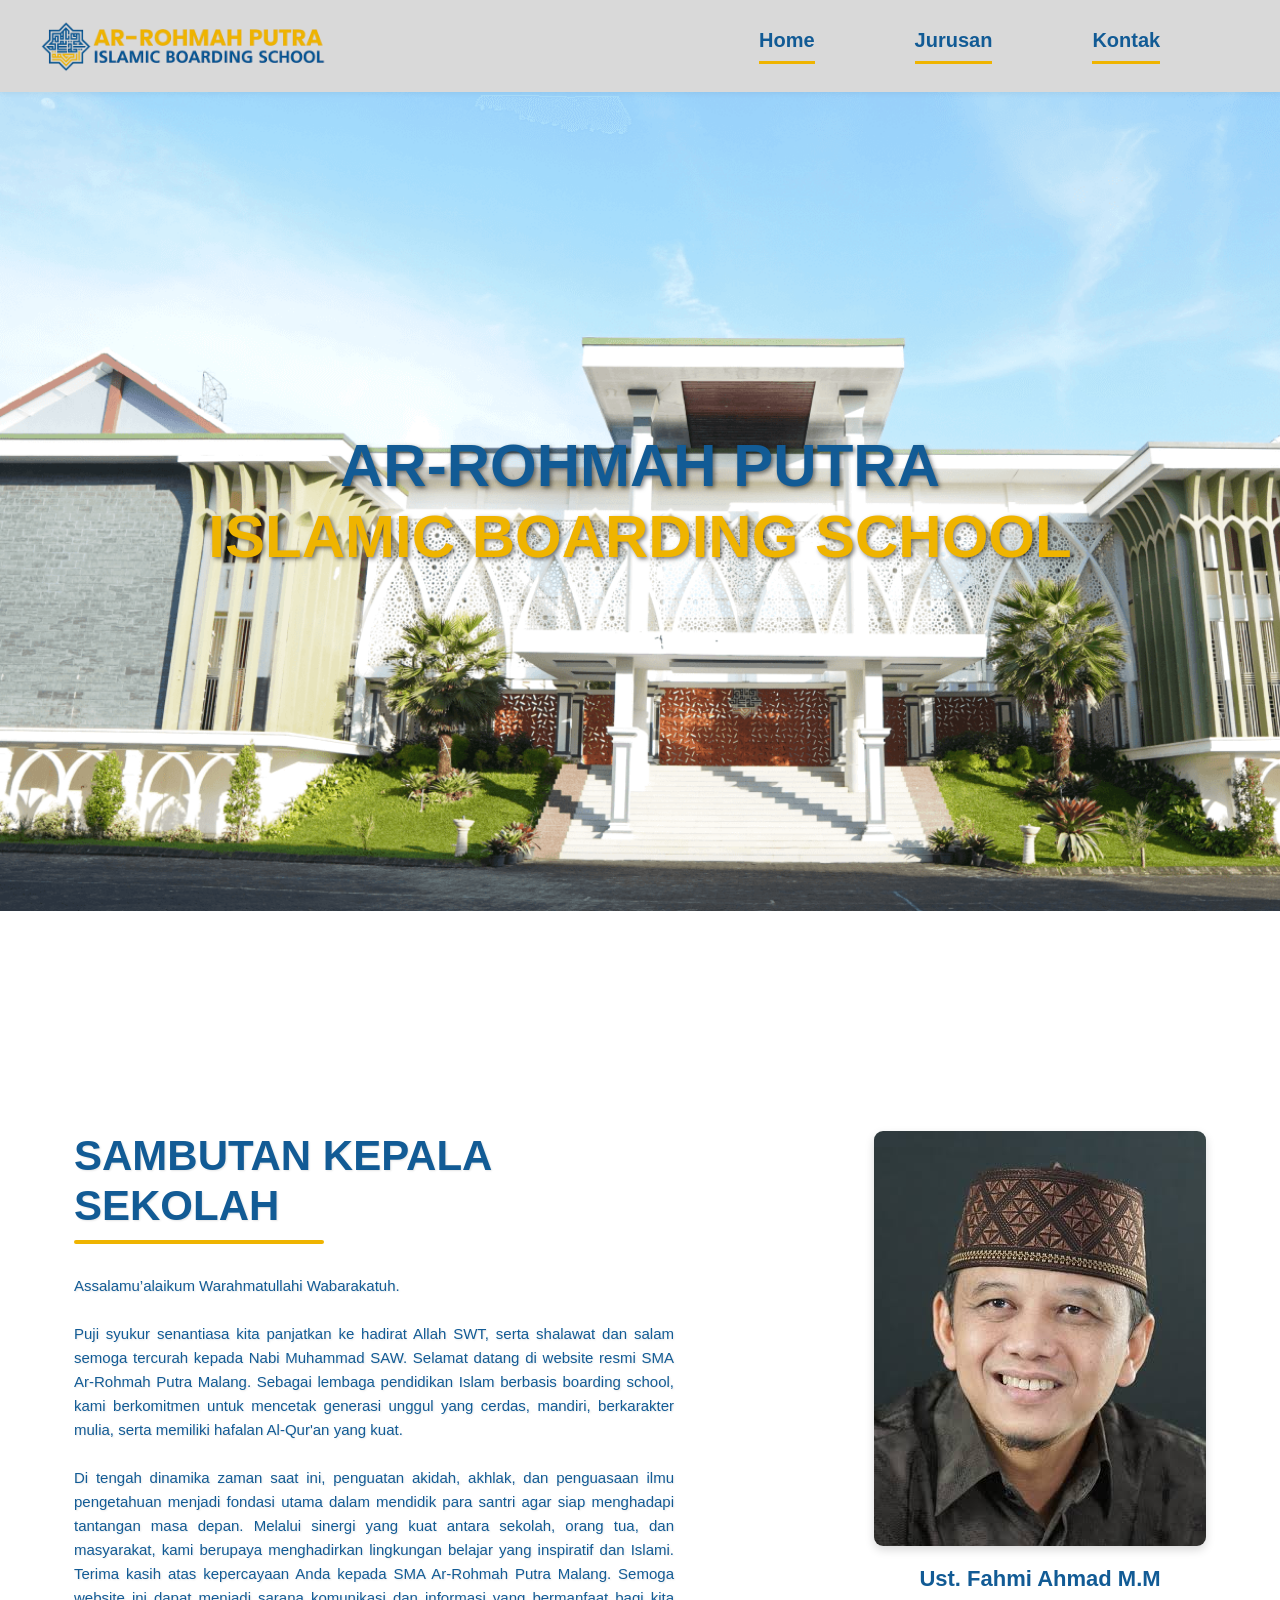
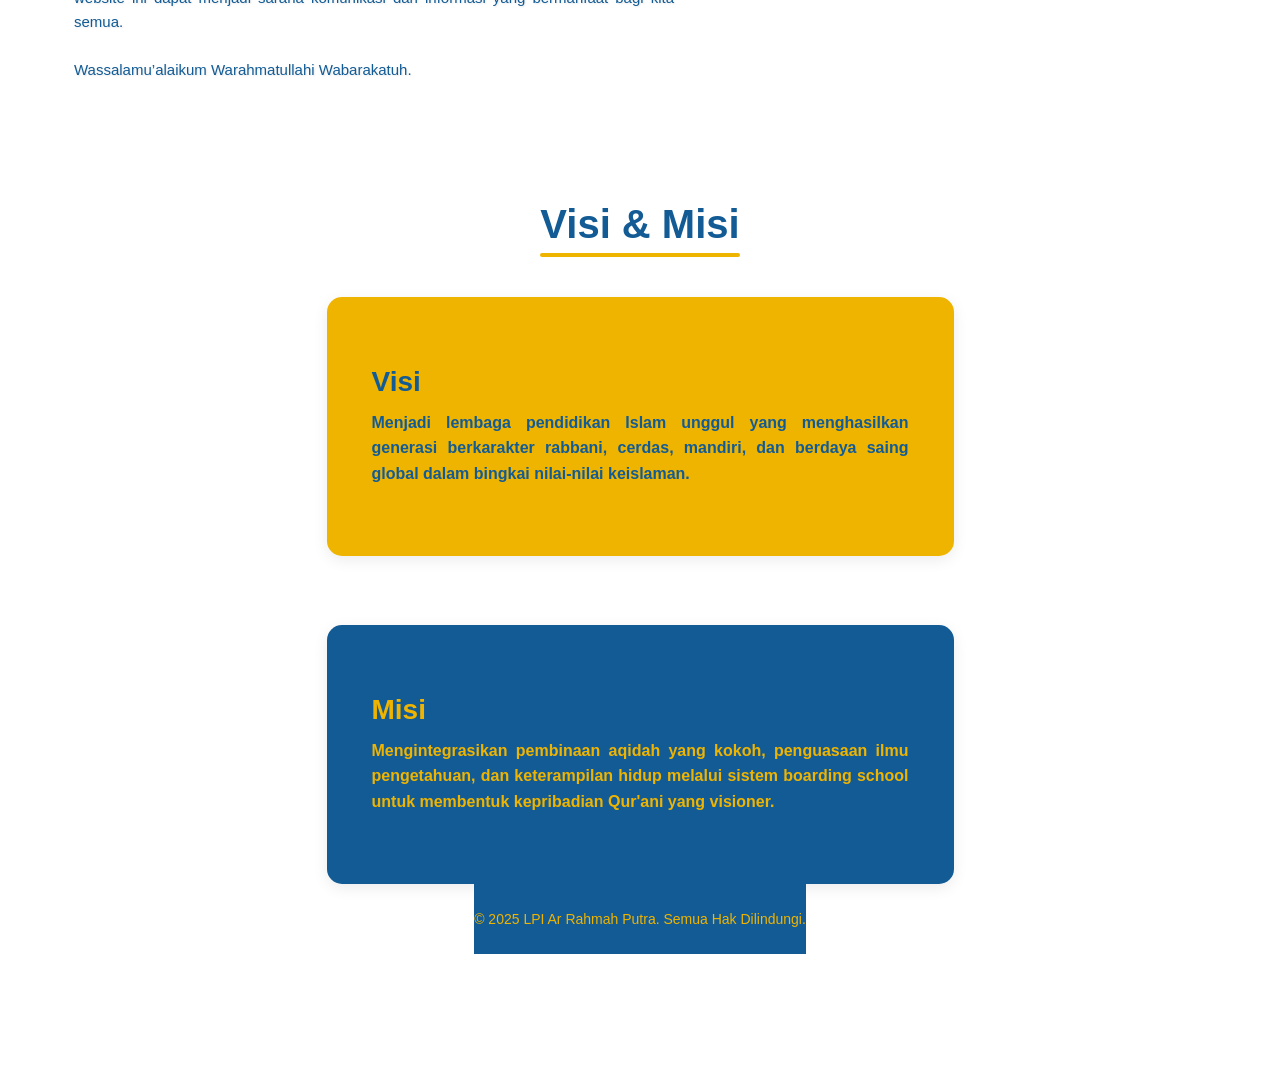
<file: minggu 2/index.html>
<!DOCTYPE html>
<html lang="en">
<head>

    <link rel="stylesheet" href="ya.css">  
    
    <meta charset="UTF-8">
    <meta name="viewport" content="width=device-width, initial-scale=1.0">
    <title>Document</title>
</head>
<body>
    <nav class="navbar">
        <div class="logo">
            <img src="asset/Logo-Ar-Rohmah-Putra-Landscape-PNG.png" alt="Deskripsi foto">
        </div>
        

        <list class="list">
            <a href="index.html">Home</a>
            <a href="jurusan.html">Jurusan</a>
            <a href="kontak.html">Kontak</a>
        </list>
        
    </nav>

    
    <hero class="heri">

        <hero-text>
            <h1 class="biru">AR-ROHMAH PUTRA</h1>
            <h1 class="kuning">ISLAMIC BOARDING SCHOOL</h1>
        </hero-text>
        
    </hero>

    
    <section class="container-flex">
    
        <div class="sambit">
            <h1 class="judul-sambutan">SAMBUTAN KEPALA SEKOLAH</h1>
            <p>
                Assalamu’alaikum Warahmatullahi Wabarakatuh.
                <br><br>
                Puji syukur senantiasa kita panjatkan ke hadirat Allah SWT, serta shalawat dan salam semoga tercurah kepada Nabi Muhammad SAW.
                Selamat datang di website resmi SMA Ar-Rohmah Putra Malang. Sebagai lembaga pendidikan Islam berbasis boarding school, kami berkomitmen untuk mencetak generasi unggul yang cerdas, mandiri, berkarakter mulia, serta memiliki hafalan Al-Qur'an yang kuat.
                <br><br>
                Di tengah dinamika zaman saat ini, penguatan akidah, akhlak, dan penguasaan ilmu pengetahuan menjadi fondasi utama dalam mendidik para santri agar siap menghadapi tantangan masa depan. Melalui sinergi yang kuat antara sekolah, orang tua, dan masyarakat, kami berupaya menghadirkan lingkungan belajar yang inspiratif dan Islami.
                Terima kasih atas kepercayaan Anda kepada SMA Ar-Rohmah Putra Malang. Semoga website ini dapat menjadi sarana komunikasi dan informasi yang bermanfaat bagi kita semua.
                <br><br>
                Wassalamu’alaikum Warahmatullahi Wabarakatuh.
            </p>
        </div>
        
        
        <div class="wrap-foto">
            <img src="asset/kepala sekolah.jpg" alt="Kepala Sekolah" class="gambar-kanan">
            <h2 class="nama-kepsek">Ust. Fahmi Ahmad M.M</h2> 
        </div>
    </section>

   
    <section class="visi-misi-section">
        <div class="vm-header">
            <h2>Visi & Misi</h2>
        </div>

        <ul class="vm-list">
           
            <li class="vm-item visi">
                <h3>Visi</h3>
                <p>
                    Menjadi lembaga pendidikan Islam unggul yang menghasilkan generasi berkarakter rabbani, cerdas, mandiri, dan berdaya saing global dalam bingkai nilai-nilai keislaman.
                </p>
            </li>

            
            <li class="vm-item misi">
                <h3>Misi</h3>
                <p>
                    Mengintegrasikan pembinaan aqidah yang kokoh, penguasaan ilmu pengetahuan, dan keterampilan hidup melalui sistem boarding school untuk membentuk kepribadian Qur'ani yang visioner.
                </p>
            </li>
        </ul>

    
    <footer>
        <span>&copy; 2025 LPI Ar Rahmah Putra. Semua Hak Dilindungi.</span>
    </footer>

</body>
</html>
</file>
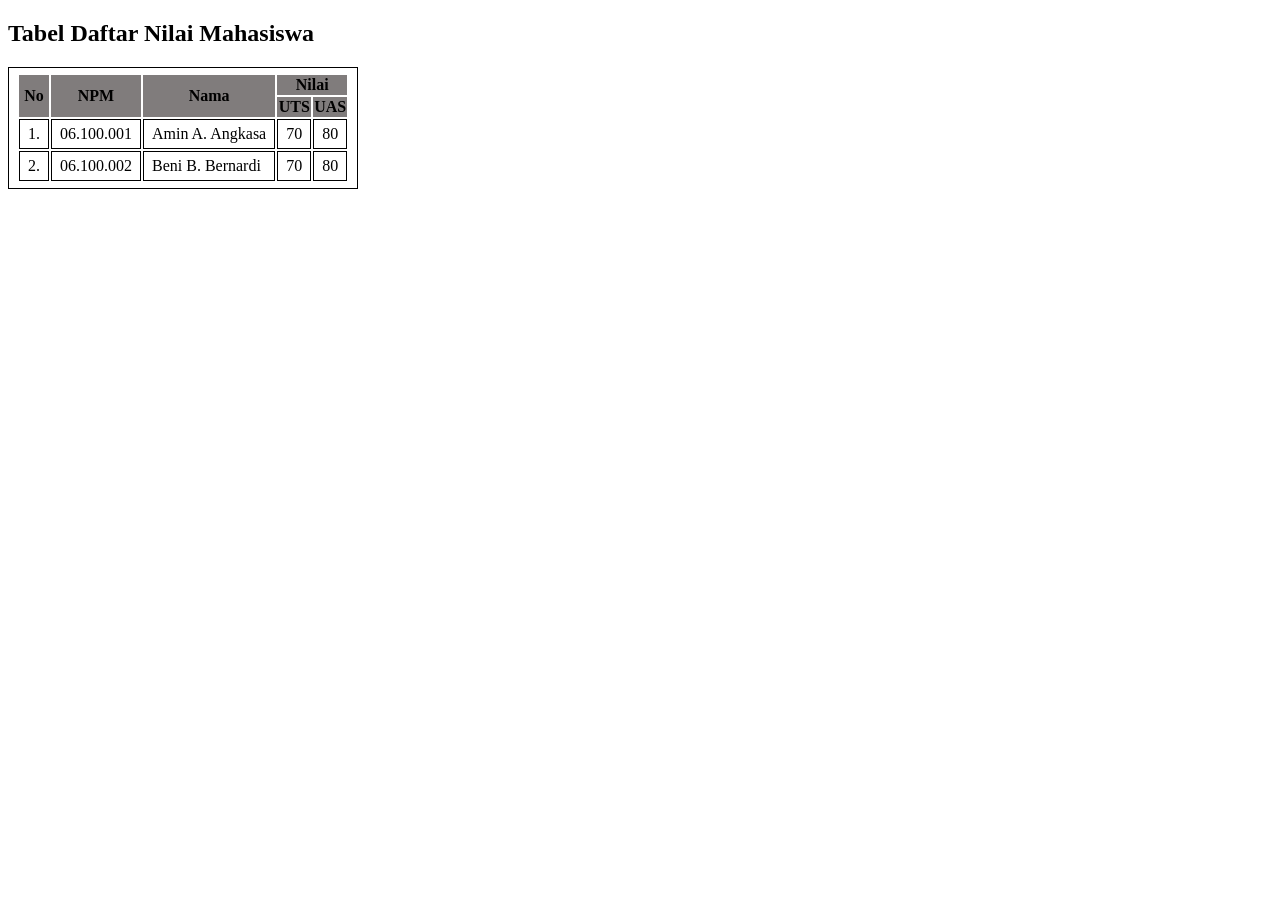
<file: minggu 5/index.html>
<!DOCTYPE html>
<html lang="en">
<head>
    <meta charset="UTF-8">
    <meta name="viewport" content="width=device-width, initial-scale=1.0">
    <title>Document</title>

    <style>        
        table, td {
            border: 1px solid black;
            /* border-collapse: collapse; */
            padding: 5px 8px;
        }

        th{
            background: #807c7c;
        }
    </style>
</head>
<body>
    <h2>Tabel Daftar Nilai Mahasiswa</h2>
    <table>
        <tr>
            <th rowspan="2">No</th>
            <th rowspan="2">NPM</th>
            <th rowspan="2">Nama</th>
            <th colspan="2">Nilai</th>
        </tr>

        <tr>
            <th>UTS</th>
            <th>UAS</th>
        </tr>

        <tr>
            <td>1.</td>
            <td>06.100.001</td>
            <td>Amin A. Angkasa</td>
            <td>70</td>
            <td>80</td>
        </tr>

        <tr>
            <td>2.</td>
            <td>06.100.002</td>
            <td>Beni B. Bernardi</td>
            <td>70</td>
            <td>80</td>
        </tr>

    </table>
</body>
</html>
</file>
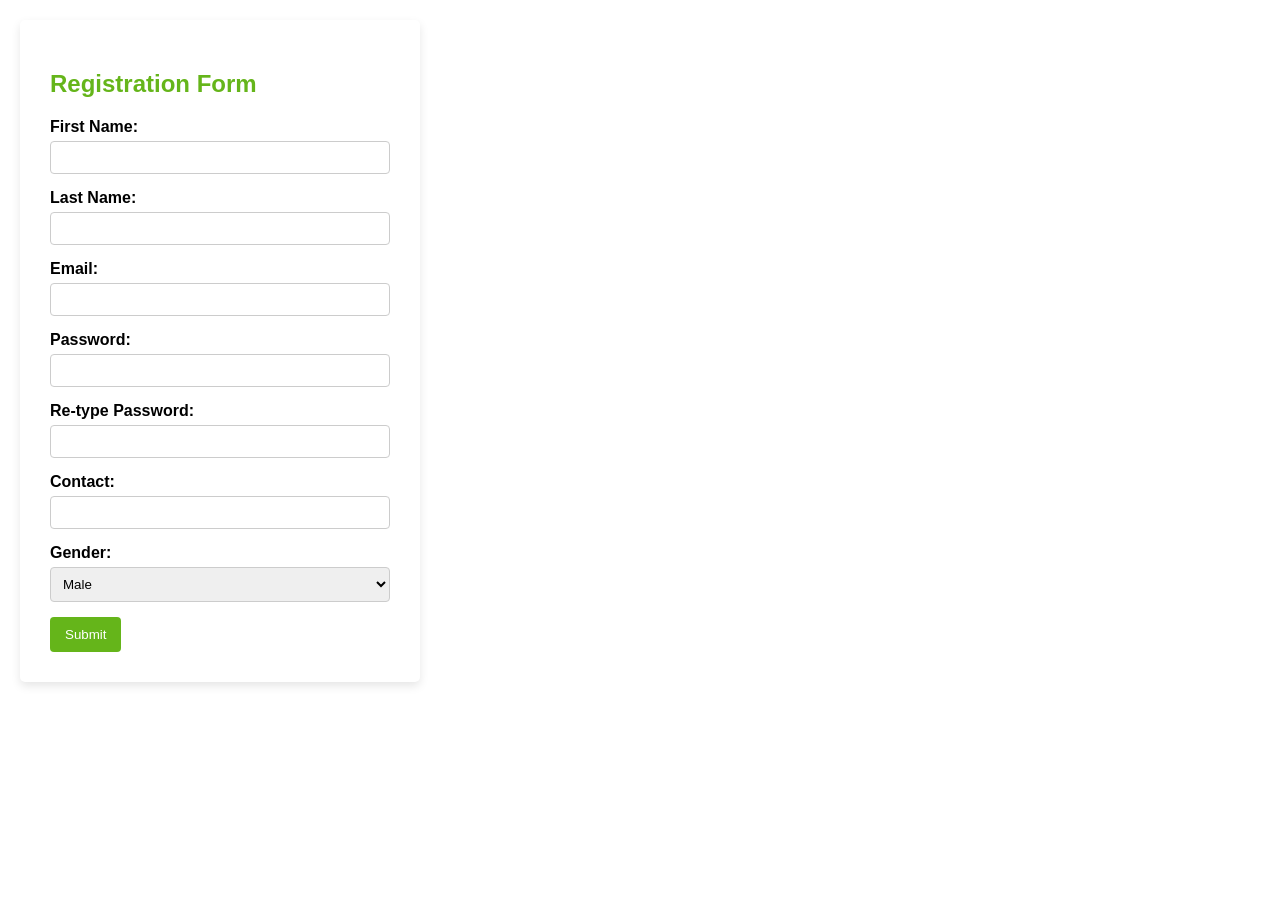
<file: minggu 6/index.html>
<!DOCTYPE html>
<html lang="en">
<head>
    <meta charset="UTF-8">
    <meta name="viewport" content="width=device-width, initial-scale=1.0">
    <title>Document</title>

    <style>
        body {
            font-family: Arial, sans-serif;
            margin: 20px;
        }

        .form-group {
            margin-bottom: 15px;
        }

        button {
            padding: 10px 15px;
            background-color: #65b51a;
            color: white;
            border: none;
            border-radius: 4px;
            cursor: pointer;
        }

        label {
            display: block;
            margin-bottom: 5px;
            font-weight: bold;
        }

        input, textarea, select {
            width: 100%;
            max-width: 350px;
            padding: 8px;
            box-sizing: border-box;
            border: 1px solid #ccc;
            border-radius: 4px;
        }

        form {
            background-color: #ffffff;
            padding: 30px;
            border-radius: 5px;
            box-shadow: 0 4px 10px rgba(0, 0, 0, 0.1);
            width: 100%;
            max-width: 400px;
            box-sizing: border-box;
        }
    </style>
</head>
<body>
    
    <form action="#">
    
        <h2 style="color: #65b51a;">Registration Form</h2>

        <div class="form-group">
            <label for="First">First Name:</label>
            <input type="text" name="First" id="First">
        </div>

        <div class="form-group">
            <label for="Last">Last Name:</label>
            <input type="text" name="Last" id="Last">
        </div>

        <div class="form-group">
            <label for="Email">Email:</label>
            <input type="text" name="Email" id="Email">
        </div>

        <div class="form-group">
            <label for="Password">Password:</label>
            <input type="text" name="Password" id="Password">
        </div>

        <div class="form-group">
            <label for="Re-type">Re-type Password:</label>
            <input type="text" name="Re-type" id="Re-type">
        </div>

        <div class="form-group">
            <label for="Contact">Contact:</label>
            <input type="text" name="Contact" id="Contact">
        </div>

        <div class="form-group">
            <label for="Gender">Gender:</label>
            <select id="Gender" name="Gender" required>
                <option value="Laki-laki">Male</option>
                <option value="Perempuan">Female</option>
            </select>
        </div>

        <button type="submit">Submit</button>

    </form>
</body>
</html>
</file>
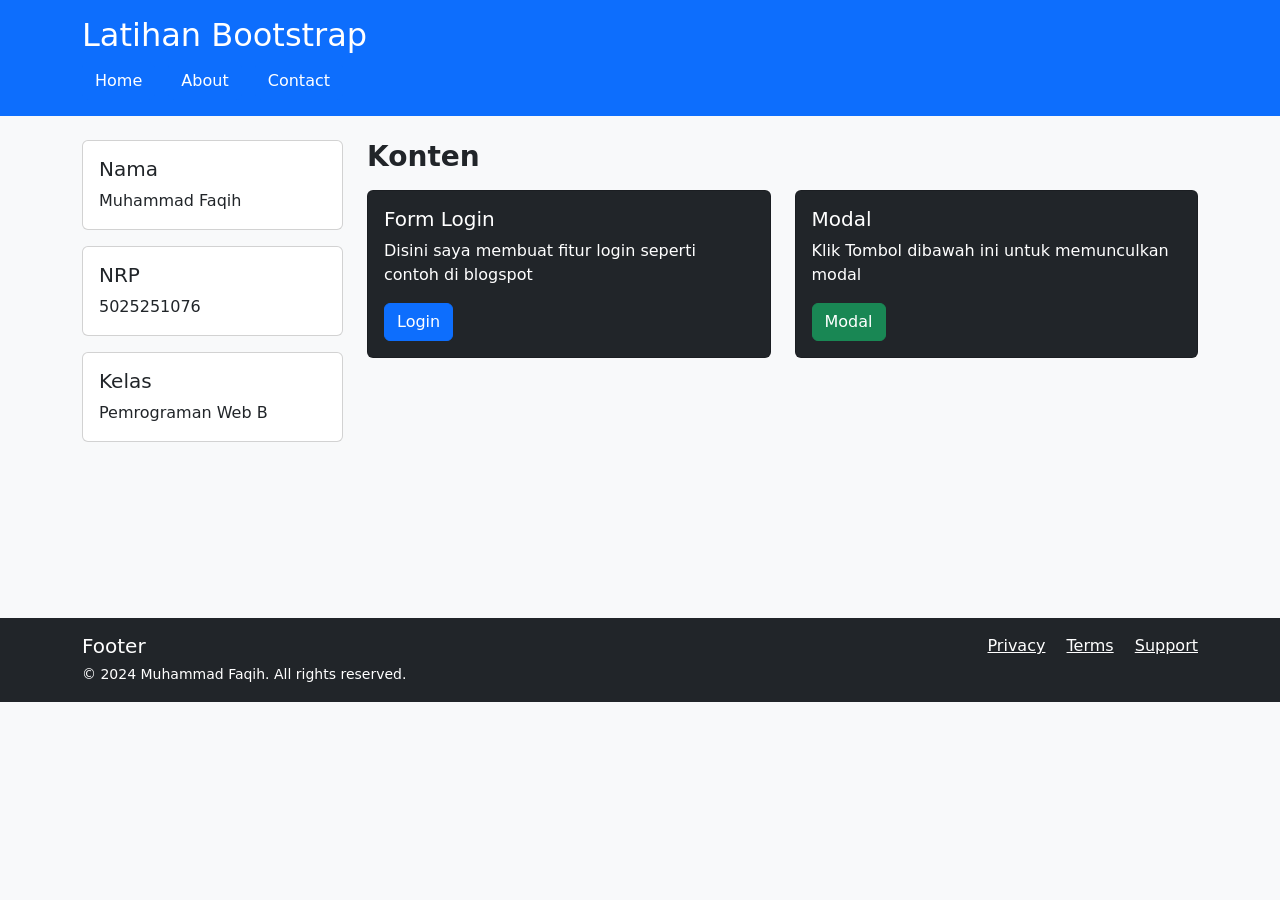
<file: minggu 7/index.html>
<!DOCTYPE html>
<html lang="en">

<head>
    <meta charset="UTF-8">
    <meta name="viewport" content="width=device-width, initial-scale=1">
    <title>Bootstrap Layout</title>
    <!-- Bootstrap CSS -->
    <link href="https://cdn.jsdelivr.net/npm/bootstrap@5.3.3/dist/css/bootstrap.min.css" rel="stylesheet">
</head>

<body class="bg-light">

    <!-- Header -->
    <header class="bg-primary text-white p-3">
        <div class="container">
            <h2 class="mb-0">Latihan Bootstrap</h2>
            <nav class="mt-2">
                <a href="#" class="btn btn-primary me-2">Home</a>
                <a href="#" class="btn btn-primary me-2">About</a>
                <a href="#" class="btn btn-primary">Contact</a>
            </nav>
        </div>
    </header>

    <!-- Main Content -->
    <div class="container my-4">
        <div class="row">
            <!-- Sidebar -->
            <aside class="col-md-3 mb-3">
                <div class="card mb-3">
                    <div class="card-body">
                        <h5 class="card-title">Nama</h5>
                        <p class="card-text">Muhammad Faqih</p>
                    </div>
                </div>
                <div class="card mb-3">
                    <div class="card-body">
                        <h5 class="card-title">NRP</h5>
                        <p class="card-text">5025251076</p>
                    </div>
                </div>
                <div class="card mb-3">
                    <div class="card-body">
                        <h5 class="card-title">Kelas</h5>
                        <p class="card-text">Pemrograman Web B</p>
                    </div>
                </div>
            </aside>

            <!-- Konten -->
            <main class="col-md-9">
                <h3 class="fw-bold mb-3">Konten</h3>
                <div class="row">
                    <div class="col-md-6 mb-3">
                        <div class="card bg-dark text-white h-100">
                            <div class="card-body">
                                <h5 class="card-title">Form Login</h5>
                                <p class="card-text">Disini saya membuat fitur login seperti contoh di blogspot</p>
                                <a href="login.html" class="btn btn-primary">Login</a>
                            </div>
                        </div>
                    </div>
                    <div class="col-md-6 mb-3">
                        <div class="card bg-dark text-white h-100">
                            <div class="card-body">
                                <h5 class="card-title">Modal</h5>
                                <p class="card-text">Klik Tombol dibawah ini untuk memunculkan modal</p>
                                <button type="button" class="btn btn-success" data-bs-toggle="modal"
                                    data-bs-target="#exampleModal">
                                    Modal
                                </button>
                            </div>
                        </div>
                    </div>
                </div>
                
            </main>
        </div>
    </div>



    <br>
    <br>
    <br>
    <br>
    <br>
    <!-- Footer -->
    <footer class="bg-dark text-white py-3">
        <div class="container d-flex justify-content-between">
            <div>
                <h5 class="mb-1">Footer</h5>
                <small>© 2024 Muhammad Faqih. All rights reserved.</small>
            </div>
            <div>
                <a href="#" class="text-white me-3">Privacy</a>
                <a href="#" class="text-white me-3">Terms</a>
                <a href="#" class="text-white">Support</a>
            </div>
        </div>
    </footer>


    <div class="modal fade" id="exampleModal" tabindex="-1" aria-labelledby="exampleModalLabel" aria-hidden="true">
        <div class="modal-dialog">
            <div class="modal-content">
                <div class="modal-header">
                    <h1 class="modal-title fs-5" id="exampleModalLabel">Modal</h1>
                    <button type="button" class="btn-close" data-bs-dismiss="modal" aria-label="Close"></button>
                </div>
                <div class="modal-body">
                    Ini Namanya Modal
                </div>
                <div class="modal-footer">
                    <button type="button" class="btn btn-secondary" data-bs-dismiss="modal">Close</button>
                    <button type="button" class="btn btn-primary">Wow</button>
                </div>
            </div>
        </div>
    </div>






    <!-- Bootstrap JS -->
    <script src="https://cdn.jsdelivr.net/npm/bootstrap@5.3.3/dist/js/bootstrap.bundle.min.js"></script>
</body>

</html>
</file>
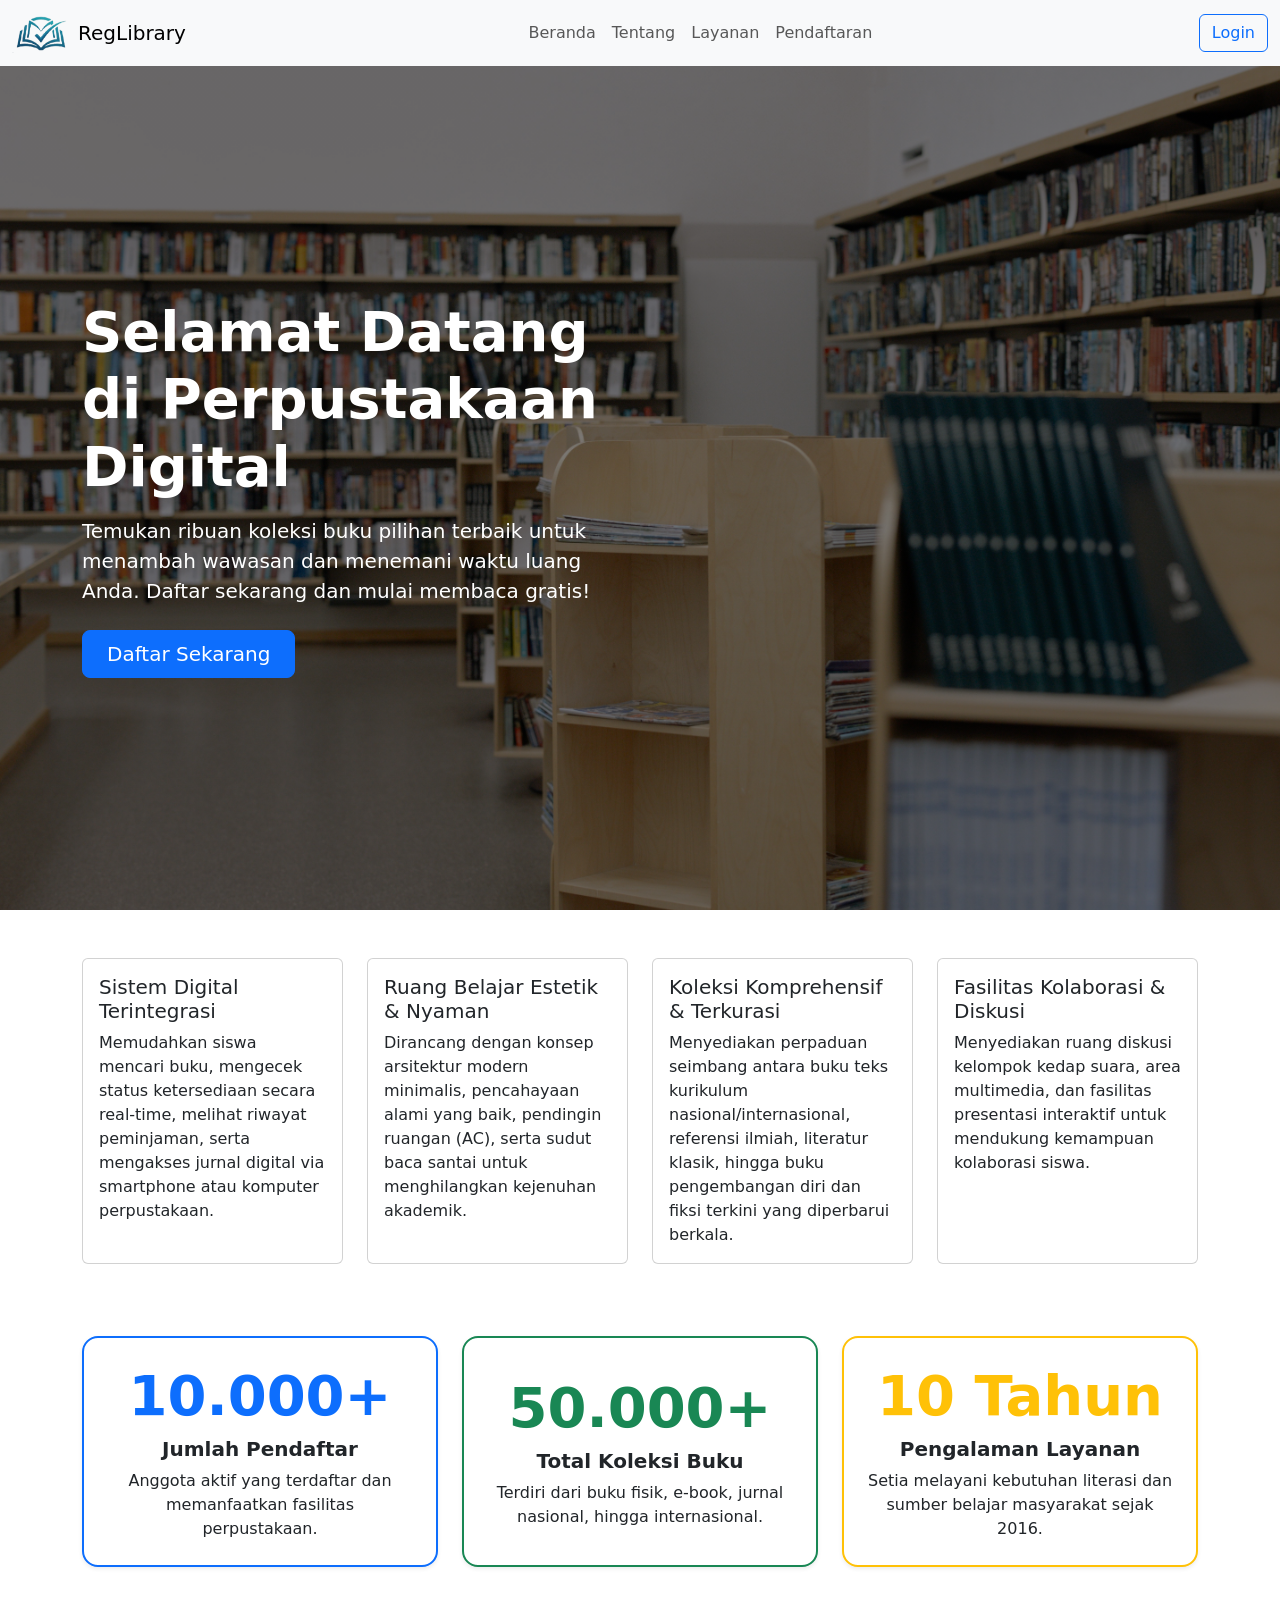
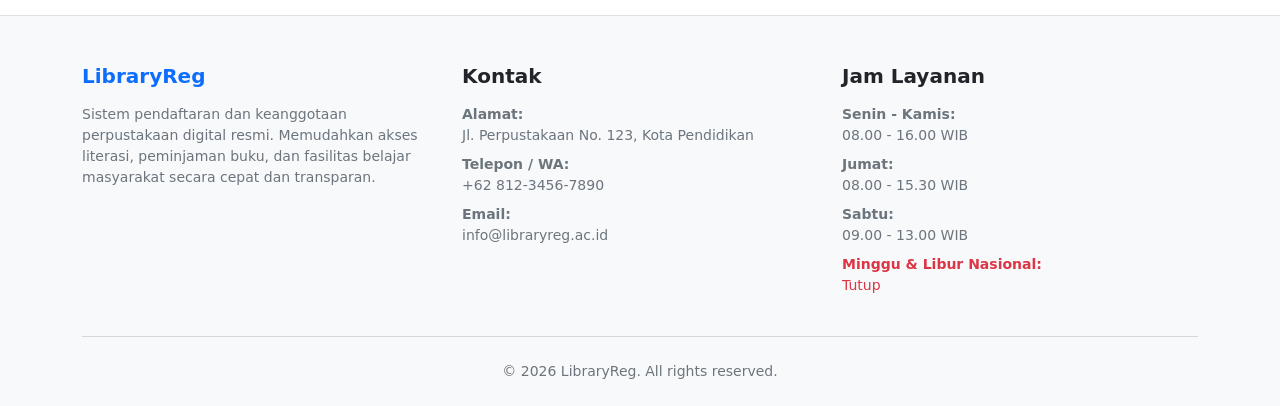
<file: UTS/index.html>
<!DOCTYPE html>
<html lang="en">
<head>
    <meta charset="UTF-8">
    <meta name="viewport" content="width=device-width, initial-scale=1.0">
    <link href="https://cdn.jsdelivr.net/npm/bootstrap@5.2.3/dist/css/bootstrap.min.css" rel="stylesheet" integrity="sha384-rbsA2VBKQhggwzxH7pPCaAqO46MgnOM80zW1RWuH61DGLwZJEdK2Kadq2F9CUG65" crossorigin="anonymous">
    <link rel="stylesheet" href="style.css">
    <title>Perpustakaan</title>
</head>
<body>
    <nav class="navbar navbar-expand-lg navbar-light bg-light">
    <!-- Pembungkus container agar layout flexbox aktif -->
    <div class="container-fluid">
        
        <!-- LOGO & BRAND -->
        <a class="navbar-brand d-flex align-items-center gap-2" href="#">
            <img src="asset/9e172786-15e5-4756-89f0-01babed62a3c.png" width="58" height="40" alt="Logo RegLibrary">
            <span>RegLibrary</span>
        </a>

        <!-- TOMBOL TOGGLER (Untuk Layar HP) -->
        <button class="navbar-toggler" type="button" data-bs-toggle="collapse" data-bs-target="#navbarSupportedContent" aria-controls="navbarSupportedContent" aria-expanded="false" aria-label="Toggle navigation">
            <span class="navbar-toggler-icon"></span>
        </button>

        <!-- MENU NAVBAR -->
        <div class="collapse navbar-collapse" id="navbarSupportedContent">
            <!-- me-auto mendorong form login ke paling kanan -->
            <ul class="navbar-nav mx-auto mb-2 mb-lg-0">
                <li class="nav-item">
                    <a class="nav-link" href="#">Beranda</a>
                </li>
                <li class="nav-item">
                    <a class="nav-link" href="#">Tentang</a>
                </li>        
                <li class="nav-item">
                    <a class="nav-link" href="#">Layanan</a>
                </li>
                <li class="nav-item">
                    <a class="nav-link" href="pendaftaran.html">Pendaftaran</a>
                </li>
            </ul>

            

            <!-- FORM LOGIN -->
            <button class="btn btn-outline-primary" type="button" data-bs-toggle="modal" data-bs-target="#modalLogin">Login</button>
            
        </div>

    </div>
</nav>


    <section class="hero-section text-white">
        <div class="container">
            <div class="row align-items-center">
                <div class="col-lg-6 text-lg-start text-center">
                    <h1 class="display-4 fw-bold mb-3">Selamat Datang di Perpustakaan Digital</h1>
                    <p class="lead mb-4">Temukan ribuan koleksi buku pilihan terbaik untuk menambah wawasan dan menemani waktu luang Anda. Daftar sekarang dan mulai membaca gratis!</p>
                    <a href="pendaftaran.html" class="btn btn-primary btn-lg px-4 py-2">Daftar Sekarang</a>
                </div>
            </div>
        </div>
    </section>


    <div class="container mt-5"> <!-- Container agar posisinya di tengah dan rapi -->
    <div class="row"> <!-- Row untuk membuat baris -->
        
        <!-- Card 1 (Mengambil 3 grid dari 12) -->
        <div class="col-lg-3 col-md-6 mb-4">
            <div class="card h-100"> <!-- h-100 agar tinggi semua card rata -->
                <div class="card-body">
                    <h5 class="card-title">Sistem Digital Terintegrasi</h5>
                    
                    <p class="card-text">Memudahkan siswa mencari buku, mengecek status ketersediaan secara real-time, melihat riwayat peminjaman, serta mengakses jurnal digital via smartphone atau komputer perpustakaan.</p>
                    
                    
                </div>
            </div>
        </div>

        <!-- Card 2 -->
        <div class="col-lg-3 col-md-6 mb-4">
            <div class="card h-100">
                <div class="card-body">
                    <h5 class="card-title">Ruang Belajar Estetik & Nyaman</h5>
                    
                    <p class="card-text">Dirancang dengan konsep arsitektur modern minimalis, pencahayaan alami yang baik, pendingin ruangan (AC), serta sudut baca santai untuk menghilangkan kejenuhan akademik.</p>
                    
                    
                </div>
            </div>
        </div>

        <!-- Card 3 -->
        <div class="col-lg-3 col-md-6 mb-4">
            <div class="card h-100">
                <div class="card-body">
                    <h5 class="card-title">Koleksi Komprehensif & Terkurasi</h5>
                    
                    <p class="card-text">Menyediakan perpaduan seimbang antara buku teks kurikulum nasional/internasional, referensi ilmiah, literatur klasik, hingga buku pengembangan diri dan fiksi terkini yang diperbarui berkala.</p>
                    
                    
                </div>
            </div>
        </div>

        <!-- Card 4 -->
        <div class="col-lg-3 col-md-6 mb-4">
            <div class="card h-100">
                <div class="card-body">
                    <h5 class="card-title">Fasilitas Kolaborasi & Diskusi</h5>
                    
                    <p class="card-text">Menyediakan ruang diskusi kelompok kedap suara, area multimedia, dan fasilitas presentasi interaktif untuk mendukung kemampuan kolaborasi siswa.</p>
                    
                    
                </div>
            </div>
        </div>

    </div>
</div>

    <div class="container my-5">
    <div class="row g-4 text-center">
        
        <!-- KOTAK 1: JUMLAH PENDAFTAR -->
        <div class="col-md-4">
            <div class="p-4 bg-white border border-2 border-primary rounded-4 shadow-sm h-100 d-flex flex-column justify-content-center">
                <h1 class="display-4 fw-bold text-primary mb-2">10.000+</h1>
                <h5 class="fw-bold text-dark mb-2">Jumlah Pendaftar</h5>
                <p class="mb-0">Anggota aktif yang terdaftar dan memanfaatkan fasilitas perpustakaan.</p>
            </div>
        </div>

        <!-- KOTAK 2: TOTAL BUKU -->
        <div class="col-md-4">
            <div class="p-4 bg-white border border-2 border-success rounded-4 shadow-sm h-100 d-flex flex-column justify-content-center">
                <h1 class="display-4 fw-bold text-success mb-2">50.000+</h1>
                <h5 class="fw-bold text-dark mb-2">Total Koleksi Buku</h5>
                <p class="mb-0">Terdiri dari buku fisik, e-book, jurnal nasional, hingga internasional.</p>
            </div>
        </div>

        <!-- KOTAK 3: TAHUN LAYANAN -->
        <div class="col-md-4">
            <div class="p-4 bg-white border border-2 border-warning rounded-4 shadow-sm h-100 d-flex flex-column justify-content-center">
                <h1 class="display-4 fw-bold text-warning mb-2">10 Tahun</h1>
                <h5 class="fw-bold text-dark mb-2">Pengalaman Layanan</h5>
                <p class="mb-0">Setia melayani kebutuhan literasi dan sumber belajar masyarakat sejak 2016.</p>
            </div>
        </div>

    </div>
</div>

<footer class="bg-light text-dark pt-5 pb-4 border-top">
    <div class="container">
        <div class="row g-4">
            
            <!-- KOLOM 1: LibraryReg -->
            <div class="col-md-4">
                <h5 class="fw-bold mb-3 text-primary">LibraryReg</h5>
                <p class="text-secondary small mb-3">
                    Sistem pendaftaran dan keanggotaan perpustakaan digital resmi. Memudahkan akses literasi, peminjaman buku, dan fasilitas belajar masyarakat secara cepat dan transparan.
                </p>                
            </div>

            <!-- KOLOM 2: Kontak -->
            <div class="col-md-4">
                <h5 class="fw-bold mb-3">Kontak</h5>
                <ul class="list-unstyled text-secondary small">
                    <li class="mb-2">
                        <strong>Alamat:</strong><br>
                        Jl. Perpustakaan No. 123, Kota Pendidikan
                    </li>
                    <li class="mb-2">
                        <strong>Telepon / WA:</strong><br>
                        +62 812-3456-7890
                    </li>
                    <li class="mb-2">
                        <strong>Email:</strong><br>
                        info@libraryreg.ac.id
                    </li>
                </ul>
            </div>

            <!-- KOLOM 3: Jam Layanan -->
            <div class="col-md-4">
                <h5 class="fw-bold mb-3">Jam Layanan</h5>
                <ul class="list-unstyled text-secondary small">
                    <li class="mb-2">
                        <strong>Senin - Kamis:</strong><br>
                        08.00 - 16.00 WIB
                    </li>
                    <li class="mb-2">
                        <strong>Jumat:</strong><br>
                        08.00 - 15.30 WIB
                    </li>
                    <li class="mb-2">
                        <strong>Sabtu:</strong><br>
                        09.00 - 13.00 WIB
                    </li>
                    <li class="mb-2 text-danger">
                        <strong>Minggu & Libur Nasional:</strong><br>
                        Tutup
                    </li>
                </ul>
            </div>

        </div>

        <!-- GARIS PEMBATAS & COPYRIGHT -->
        <hr class="my-4 text-secondary">
        <div class="row text-center text-secondary small">
            <div class="col">
                &copy; 2026 LibraryReg. All rights reserved.
            </div>
        </div>
    </div>
</footer>
    



<!-- MODAL POP-UP LOGIN -->
<div class="modal fade" id="modalLogin" tabindex="-1" aria-labelledby="modalLoginLabel" aria-hidden="true">
    <div class="modal-dialog modal-dialog-centered">
        <div class="modal-content">
            <div class="modal-header">
                <h5 class="modal-title fw-bold" id="modalLoginLabel">Login Admin RegLibrary</h5>
                <button type="button" class="btn-close" data-bs-dismiss="modal" aria-label="Close"></button>
            </div>
            <div class="modal-body">
                <form id="formLogin" action="login.html" method="GET">
                    <div class="mb-3">
                        <label class="form-label fw-semibold">username</label>
                        <input type="text" id="loginNim" class="form-control" placeholder="Masukkan Username" required>
                    </div>
                    <div class="mb-3">
                        <label class="form-label fw-semibold">password</label>
                        <input type="password" id="loginEmail" class="form-control" placeholder="Masukkan Password" required>
                    </div>
                    <button type="submit" class="btn btn-primary w-100">Masuk</button>
                </form>
            </div>
        </div>
    </div>
</div>



<script src="https://cdn.jsdelivr.net/npm/bootstrap@5.2.3/dist/js/bootstrap.bundle.min.js"></script>

</body>
</html>
</file>
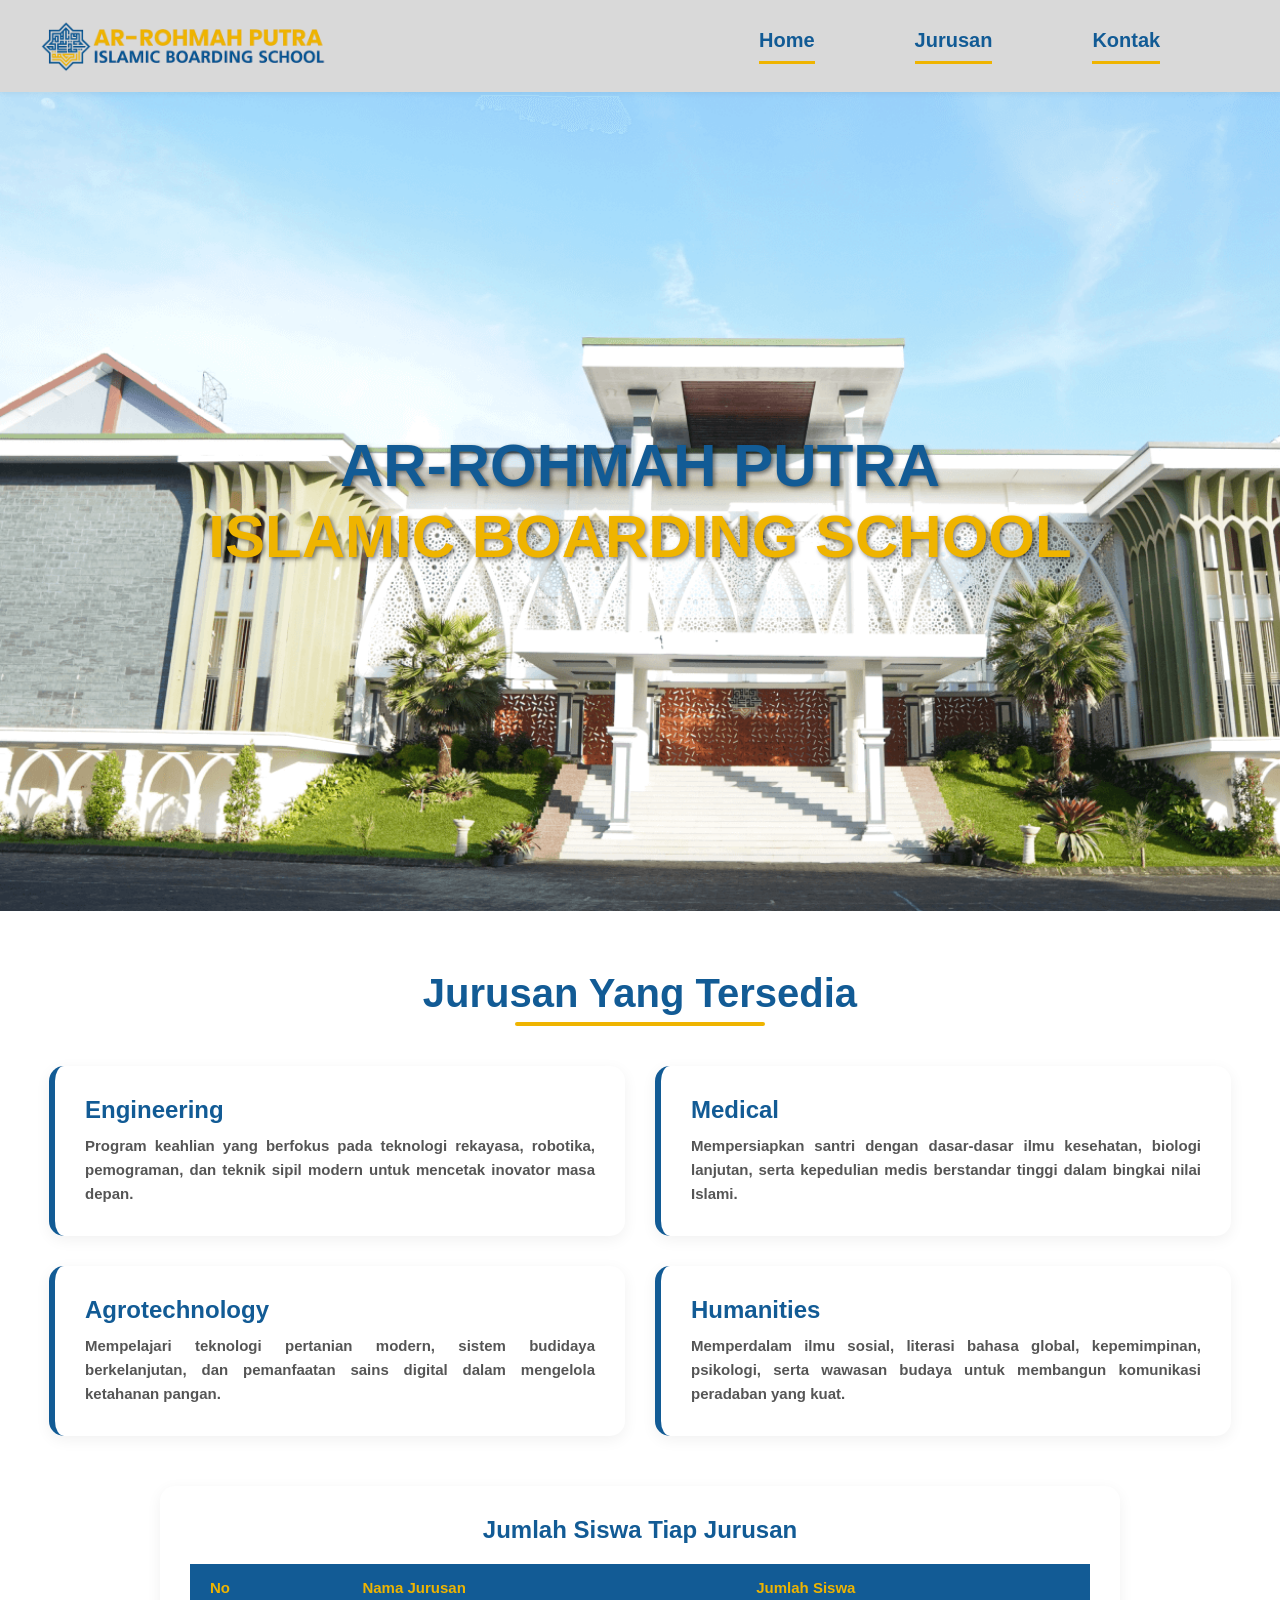
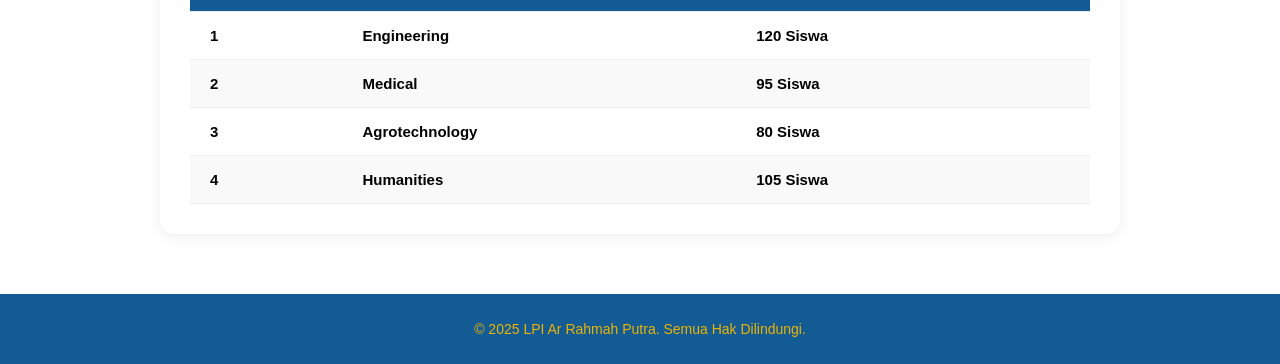
<file: minggu 2/jurusan.html>
<!DOCTYPE html>
<html lang="en">
<head>

    <link rel="stylesheet" href="ya.css">  

    <meta charset="UTF-8">
    <meta name="viewport" content="width=device-width, initial-scale=1.0">
    <title>Document</title>
</head>
<body>
    <nav class="navbar">
        <div class="logo">
            <img src="asset/Logo-Ar-Rohmah-Putra-Landscape-PNG.png" alt="Deskripsi foto">
        </div>
        

        <list class="list">
            <a href="index.html">Home</a>
            <a href="jurusan.html">Jurusan</a>
            <a href="kontak.html">Kontak</a>
        </list>
        
    </nav>

    
    <hero class="heri">

        <hero-text>
            <h1 class="biru">AR-ROHMAH PUTRA</h1>
            <h1 class="kuning">ISLAMIC BOARDING SCHOOL</h1>
        </hero-text>
        
    </hero>


    <section class="jurusan-section">
        <div class="jurusan-header">
            <h2>Jurusan Yang Tersedia</h2>
        </div>

        
        <ul class="jurusan-list">
            <li class="jurusan-item">
                <h3>Engineering</h3>
                <p>Program keahlian yang berfokus pada teknologi rekayasa, robotika, pemograman, dan teknik sipil modern untuk mencetak inovator masa depan.</p>
            </li>
            <li class="jurusan-item">
                <h3>Medical</h3>
                <p>Mempersiapkan santri dengan dasar-dasar ilmu kesehatan, biologi lanjutan, serta kepedulian medis berstandar tinggi dalam bingkai nilai Islami.</p>
            </li>
            <li class="jurusan-item">
                <h3>Agrotechnology</h3>
                <p>Mempelajari teknologi pertanian modern, sistem budidaya berkelanjutan, dan pemanfaatan sains digital dalam mengelola ketahanan pangan.</p>
            </li>
            <li class="jurusan-item">
                <h3>Humanities</h3>
                <p>Memperdalam ilmu sosial, literasi bahasa global, kepemimpinan, psikologi, serta wawasan budaya untuk membangun komunikasi peradaban yang kuat.</p>
            </li>
        </ul>

        
        <div class="tabel-container">
            <h3>Jumlah Siswa Tiap Jurusan</h3>
            <table>
                <thead>
                    <tr>
                        <th>No</th>
                        <th>Nama Jurusan</th>
                        <th>Jumlah Siswa</th>
                    </tr>
                </thead>
                <tbody>
                    <tr>
                        <td>1</td>
                        <td>Engineering</td>
                        <td>120 Siswa</td>
                    </tr>
                    <tr>
                        <td>2</td>
                        <td>Medical</td>
                        <td>95 Siswa</td>
                    </tr>
                    <tr>
                        <td>3</td>
                        <td>Agrotechnology</td>
                        <td>80 Siswa</td>
                    </tr>
                    <tr>
                        <td>4</td>
                        <td>Humanities</td>
                        <td>105 Siswa</td>
                    </tr>
                </tbody>
            </table>
        </div>
    </section>


    <footer>
        <span>&copy; 2025 LPI Ar Rahmah Putra. Semua Hak Dilindungi.</span>
    </footer>
</body>
</html>
</file>
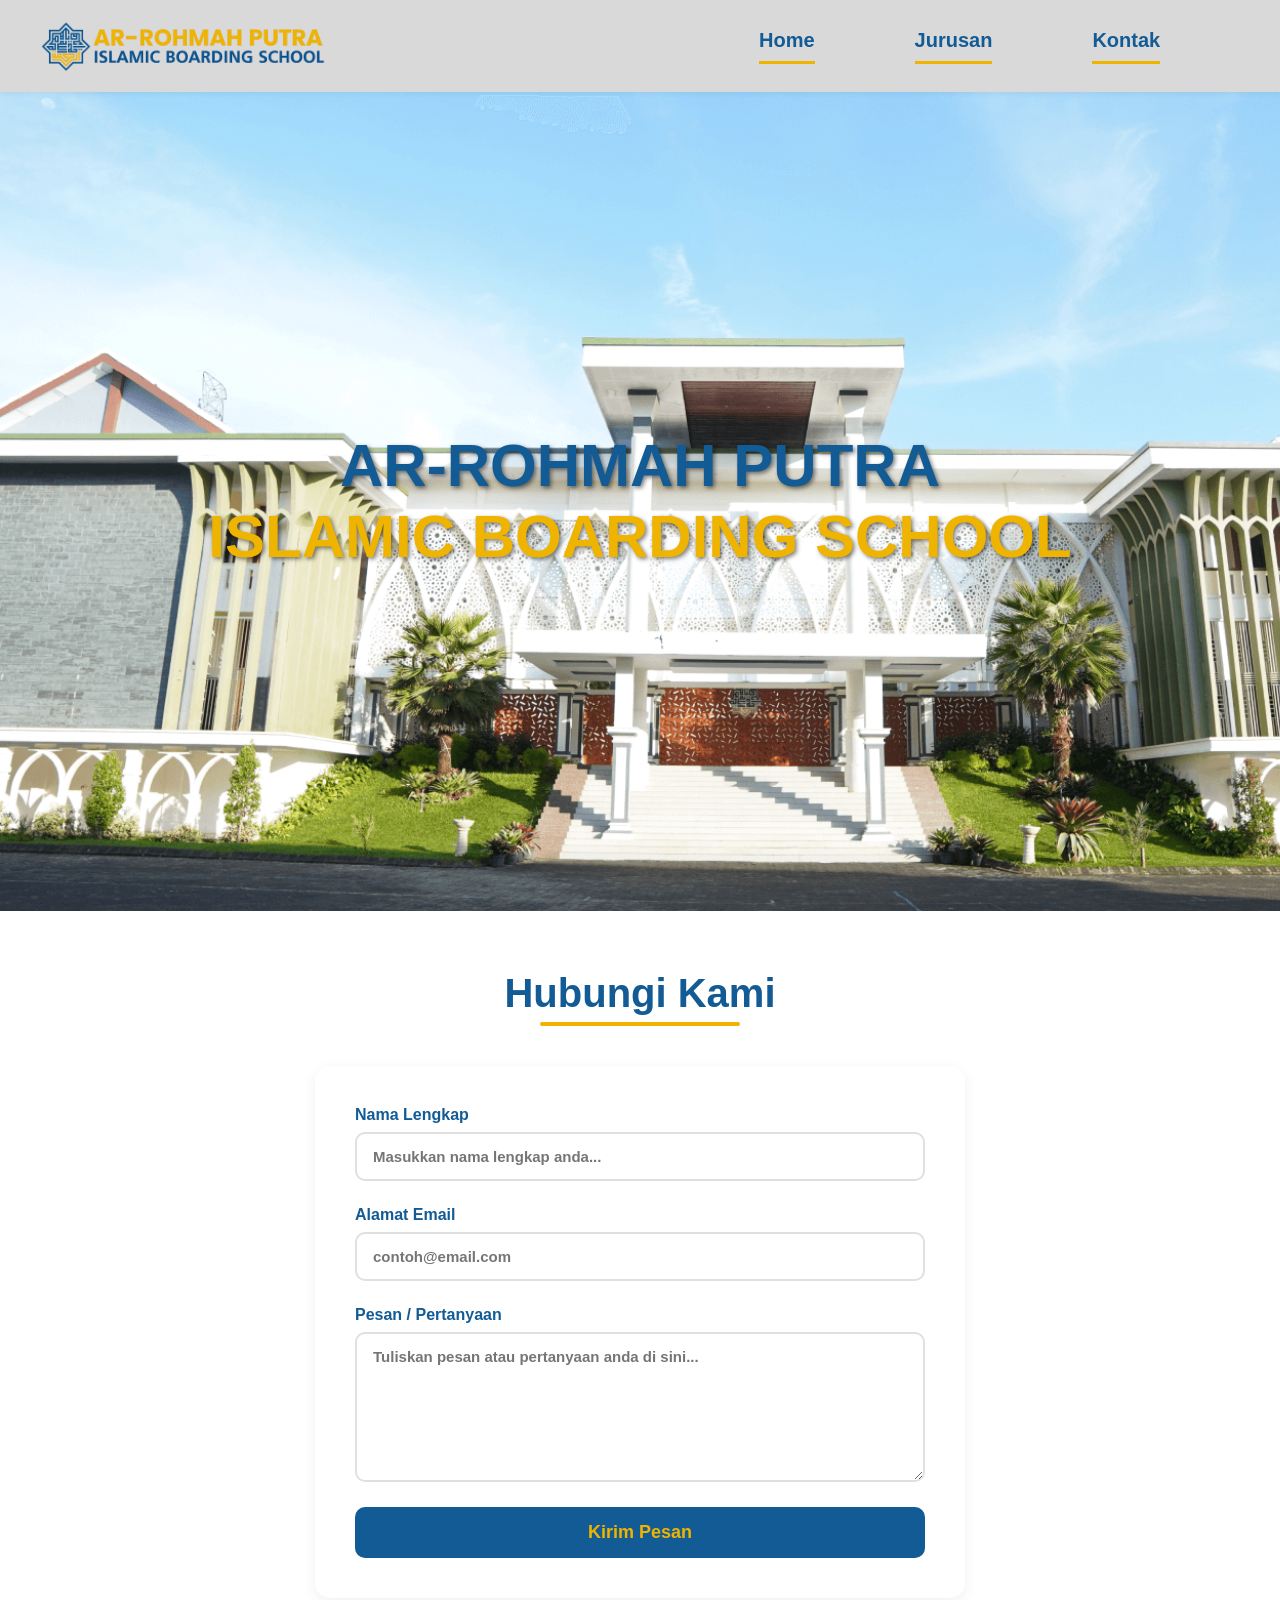
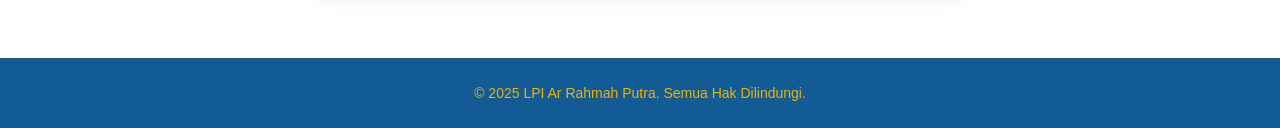
<file: minggu 2/kontak.html>
<!DOCTYPE html>
<html lang="en">
<head>

    <link rel="stylesheet" href="ya.css"> 
    <meta charset="UTF-8">
    <meta name="viewport" content="width=device-width, initial-scale=1.0">
    <title>Document</title>
</head>
<body>
    
    <nav class="navbar">
        <div class="logo">
            <img src="asset/Logo-Ar-Rohmah-Putra-Landscape-PNG.png" alt="Deskripsi foto">
        </div>
        

        <list class="list">
            <a href="index.html">Home</a>
            <a href="jurusan.html">Jurusan</a>
            <a href="kontak.html">Kontak</a>
        </list>
        
    </nav>


    <hero class="heri">

        <hero-text>
            <h1 class="biru">AR-ROHMAH PUTRA</h1>
            <h1 class="kuning">ISLAMIC BOARDING SCHOOL</h1>
        </hero-text>
        
    </hero>


    <section class="kontak-section">
        <div class="kontak-header">
            <h2>Hubungi Kami</h2>
        </div>

        <div class="kontak-form-container">
            <form action="#" method="POST">
              
                <div class="form-group">
                    <label for="nama">Nama Lengkap</label>
                    <input type="text" id="nama" name="nama" placeholder="Masukkan nama lengkap anda..." required>
                </div>

               
                <div class="form-group">
                    <label for="email">Alamat Email</label>
                    <input type="email" id="email" name="email" placeholder="contoh@email.com" required>
                </div>

                <div class="form-group">
                    <label for="pesan">Pesan / Pertanyaan</label>
                    <textarea id="pesan" name="pesan" placeholder="Tuliskan pesan atau pertanyaan anda di sini..." required></textarea>
                </div>

   
                <button type="submit" class="btn-kirim">Kirim Pesan</button>
            </form>
        </div>
    </section>
    

    <footer>
        <span>&copy; 2025 LPI Ar Rahmah Putra. Semua Hak Dilindungi.</span>
    </footer>
</body>
</html>
</file>
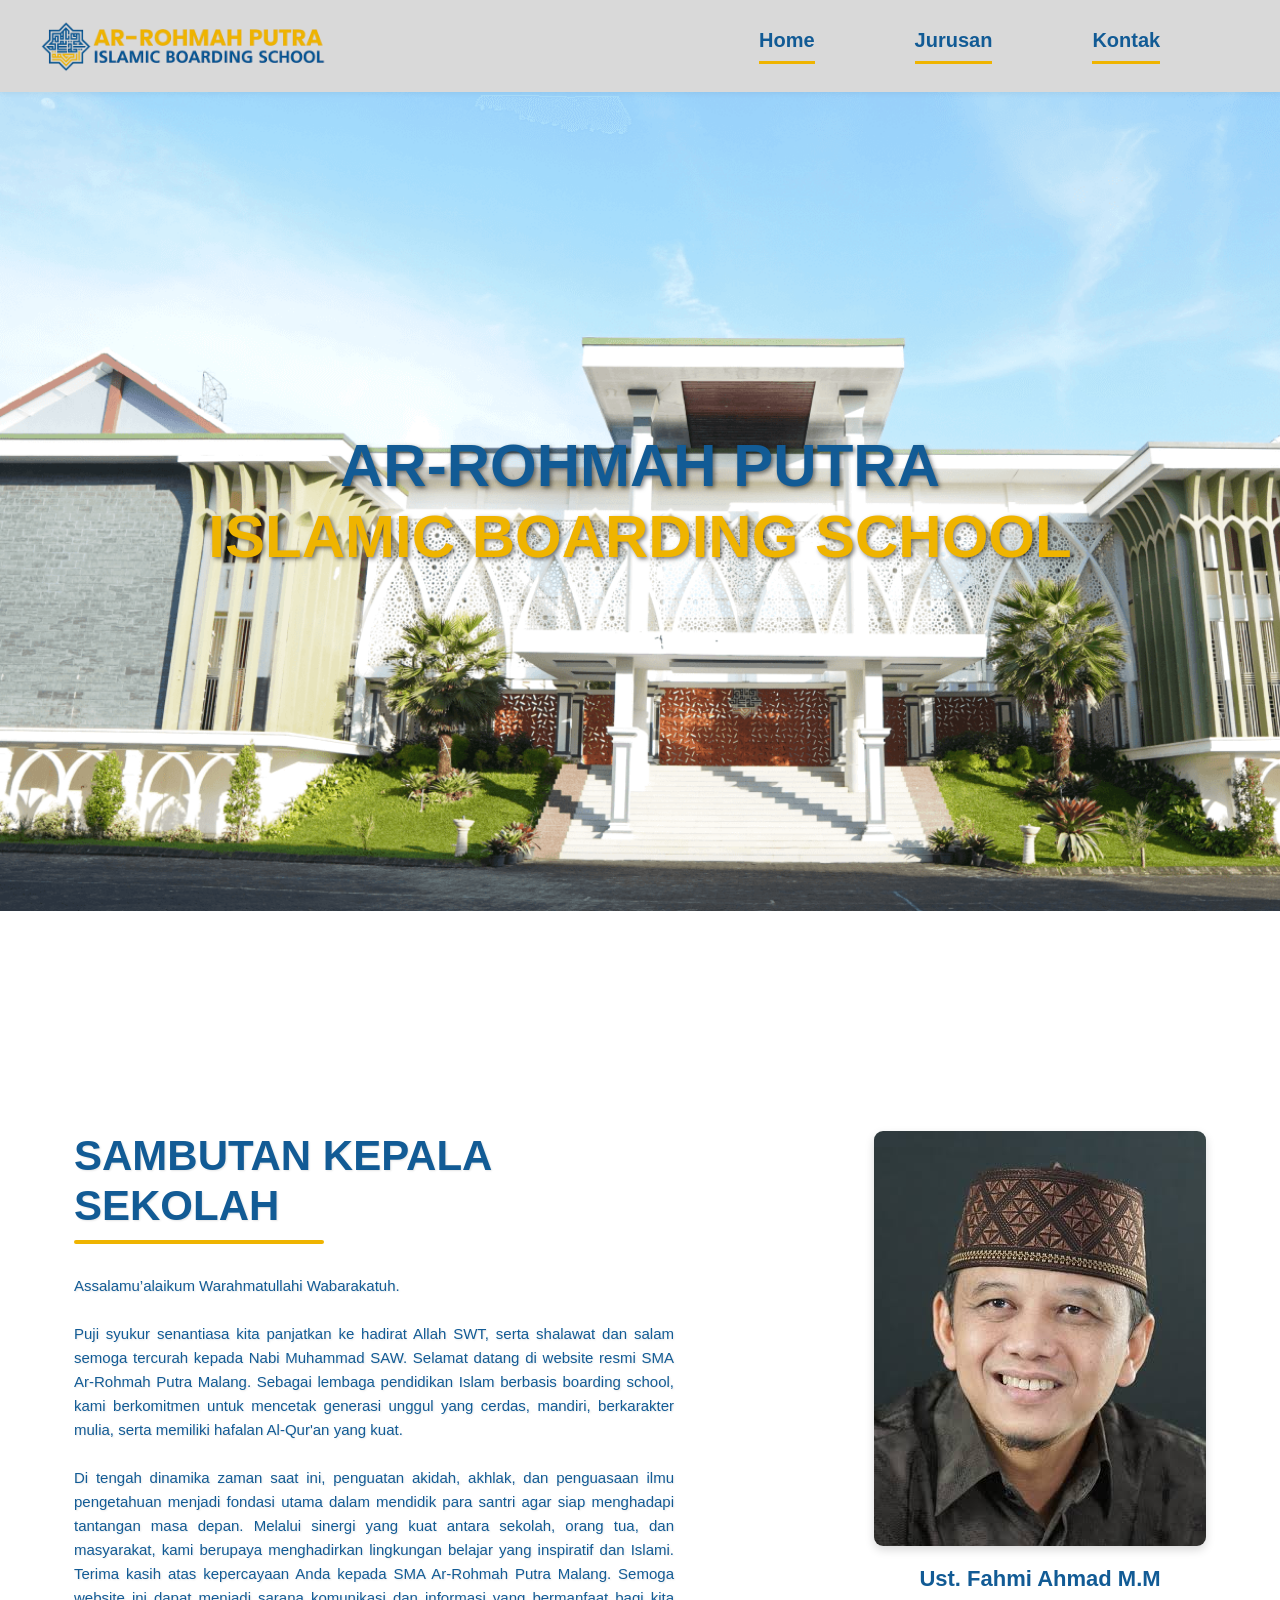
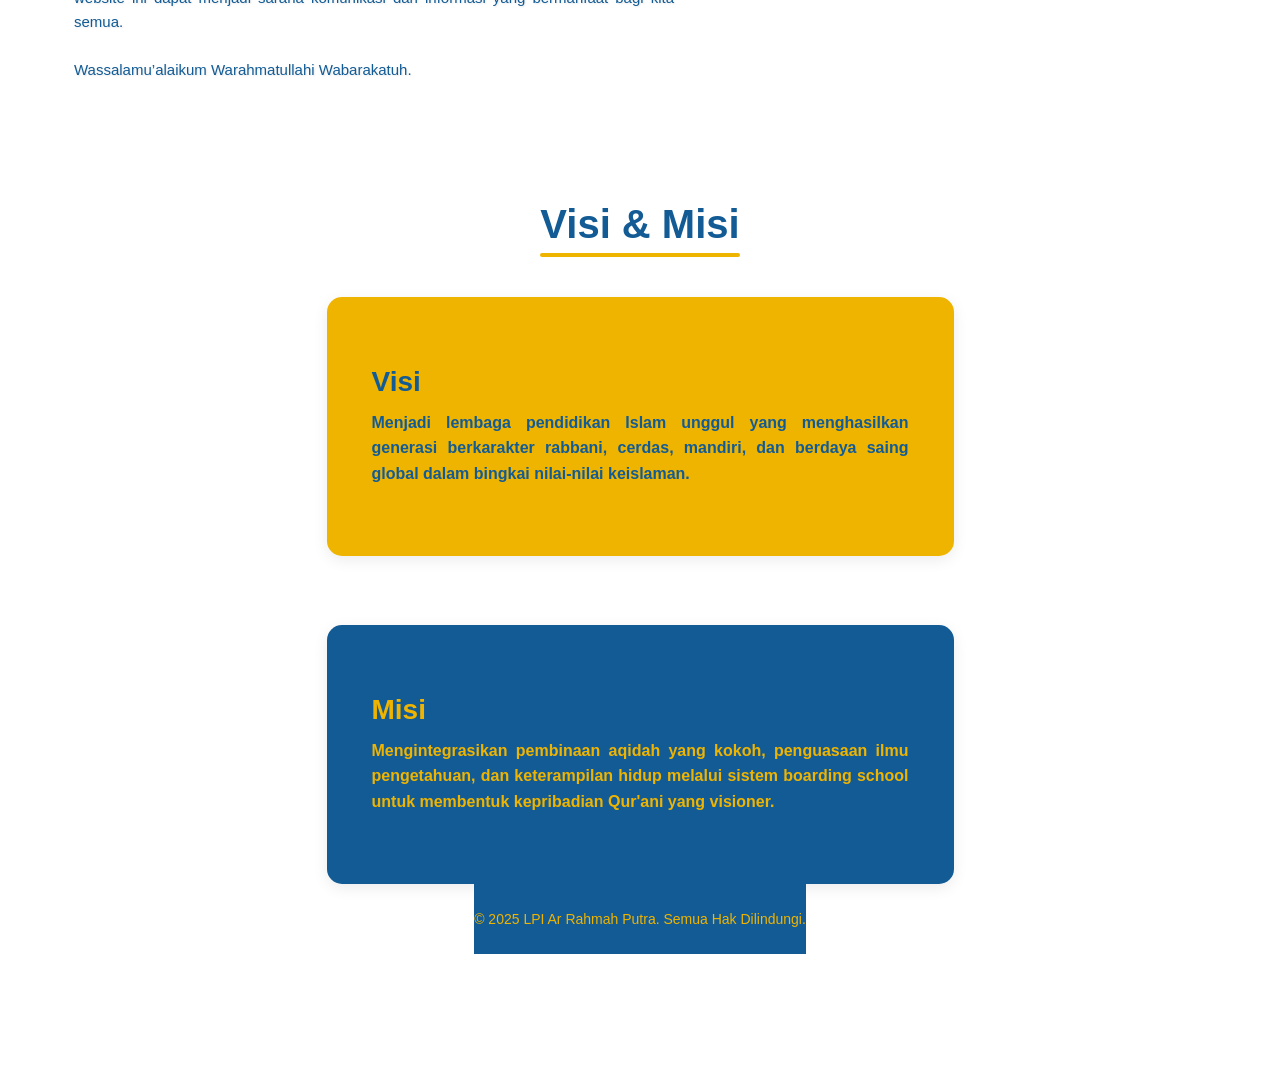
<file: minggu 2/web sekolah.html>
<!DOCTYPE html>
<html lang="en">
<head>

    <link rel="stylesheet" href="ya.css">  
    
    <meta charset="UTF-8">
    <meta name="viewport" content="width=device-width, initial-scale=1.0">
    <title>Document</title>
</head>
<body>
    <nav class="navbar">
        <div class="logo">
            <img src="asset/Logo-Ar-Rohmah-Putra-Landscape-PNG.png" alt="Deskripsi foto">
        </div>
        

        <list class="list">
            <a href="web sekolah.html">Home</a>
            <a href="jurusan.html">Jurusan</a>
            <a href="kontak.html">Kontak</a>
        </list>
        
    </nav>

    
    <hero class="heri">

        <hero-text>
            <h1 class="biru">AR-ROHMAH PUTRA</h1>
            <h1 class="kuning">ISLAMIC BOARDING SCHOOL</h1>
        </hero-text>
        
    </hero>

    
    <section class="container-flex">
    
        <div class="sambit">
            <h1 class="judul-sambutan">SAMBUTAN KEPALA SEKOLAH</h1>
            <p>
                Assalamu’alaikum Warahmatullahi Wabarakatuh.
                <br><br>
                Puji syukur senantiasa kita panjatkan ke hadirat Allah SWT, serta shalawat dan salam semoga tercurah kepada Nabi Muhammad SAW.
                Selamat datang di website resmi SMA Ar-Rohmah Putra Malang. Sebagai lembaga pendidikan Islam berbasis boarding school, kami berkomitmen untuk mencetak generasi unggul yang cerdas, mandiri, berkarakter mulia, serta memiliki hafalan Al-Qur'an yang kuat.
                <br><br>
                Di tengah dinamika zaman saat ini, penguatan akidah, akhlak, dan penguasaan ilmu pengetahuan menjadi fondasi utama dalam mendidik para santri agar siap menghadapi tantangan masa depan. Melalui sinergi yang kuat antara sekolah, orang tua, dan masyarakat, kami berupaya menghadirkan lingkungan belajar yang inspiratif dan Islami.
                Terima kasih atas kepercayaan Anda kepada SMA Ar-Rohmah Putra Malang. Semoga website ini dapat menjadi sarana komunikasi dan informasi yang bermanfaat bagi kita semua.
                <br><br>
                Wassalamu’alaikum Warahmatullahi Wabarakatuh.
            </p>
        </div>
        
        
        <div class="wrap-foto">
            <img src="asset/kepala sekolah.jpg" alt="Kepala Sekolah" class="gambar-kanan">
            <h2 class="nama-kepsek">Ust. Fahmi Ahmad M.M</h2> 
        </div>
    </section>

   
    <section class="visi-misi-section">
        <div class="vm-header">
            <h2>Visi & Misi</h2>
        </div>

        <ul class="vm-list">
           
            <li class="vm-item visi">
                <h3>Visi</h3>
                <p>
                    Menjadi lembaga pendidikan Islam unggul yang menghasilkan generasi berkarakter rabbani, cerdas, mandiri, dan berdaya saing global dalam bingkai nilai-nilai keislaman.
                </p>
            </li>

            
            <li class="vm-item misi">
                <h3>Misi</h3>
                <p>
                    Mengintegrasikan pembinaan aqidah yang kokoh, penguasaan ilmu pengetahuan, dan keterampilan hidup melalui sistem boarding school untuk membentuk kepribadian Qur'ani yang visioner.
                </p>
            </li>
        </ul>

    
    <footer>
        <span>&copy; 2025 LPI Ar Rahmah Putra. Semua Hak Dilindungi.</span>
    </footer>

</body>
</html>
</file>
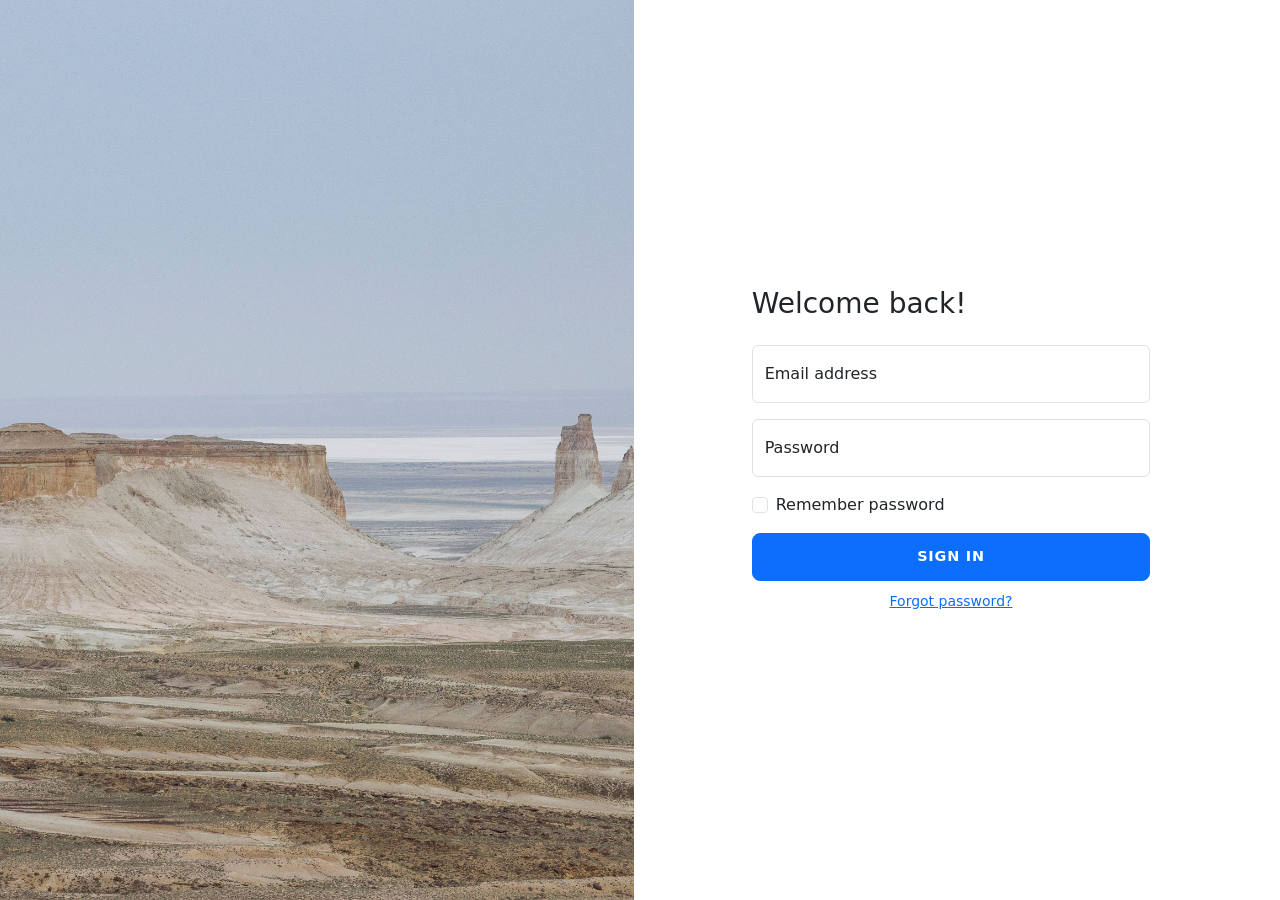
<file: minggu 7/login.html>
<!DOCTYPE html>
<html lang="en">

<head>
    <meta charset="UTF-8">
    <meta name="viewport" content="width=device-width, initial-scale=1.0">
    <title>Document</title>

    <link href="https://cdn.jsdelivr.net/npm/bootstrap@5.3.3/dist/css/bootstrap.min.css" rel="stylesheet">

    <style>
        .login {
            min-height: 100vh;
        }

        .bg-image {
            background-image: url(pexels-radis-26311729.jpg);
            background-size: cover;
            background-position: center;
        }

        .login-heading {
            font-weight: 300;
        }

        .btn-login {
            font-size: 0.9rem;
            letter-spacing: 0.05rem;
            padding: 0.75rem 1rem;
        }
    </style>
</head>

<body>

    <div class="container-fluid ps-md-0">
        <div class="row g-0">
            <div class="d-none d-md-flex col-md-4 col-lg-6 bg-image"></div>
            <div class="col-md-8 col-lg-6">
                <div class="login d-flex align-items-center py-5">
                    <div class="container">
                        <div class="row">
                            <div class="col-md-9 col-lg-8 mx-auto">
                                <h3 class="login-heading mb-4">Welcome back!</h3>

                                <!-- Sign In Form -->
                                <form>
                                    <div class="form-floating mb-3">
                                        <input type="email" class="form-control" id="floatingInput"
                                            placeholder="name@example.com">
                                        <label for="floatingInput">Email address</label>
                                    </div>
                                    <div class="form-floating mb-3">
                                        <input type="password" class="form-control" id="floatingPassword"
                                            placeholder="Password">
                                        <label for="floatingPassword">Password</label>
                                    </div>

                                    <div class="form-check mb-3">
                                        <input class="form-check-input" type="checkbox" value=""
                                            id="rememberPasswordCheck">
                                        <label class="form-check-label" for="rememberPasswordCheck">
                                            Remember password
                                        </label>
                                    </div>

                                    <div class="d-grid">
                                        <button class="btn btn-lg btn-primary btn-login text-uppercase fw-bold mb-2"
                                            type="submit">Sign in</button>
                                        <div class="text-center">
                                            <a class="small" href="#">Forgot password?</a>
                                        </div>
                                    </div>

                                </form>
                            </div>
                        </div>
                    </div>
                </div>
            </div>
        </div>
    </div>



</body>

</html>
</file>
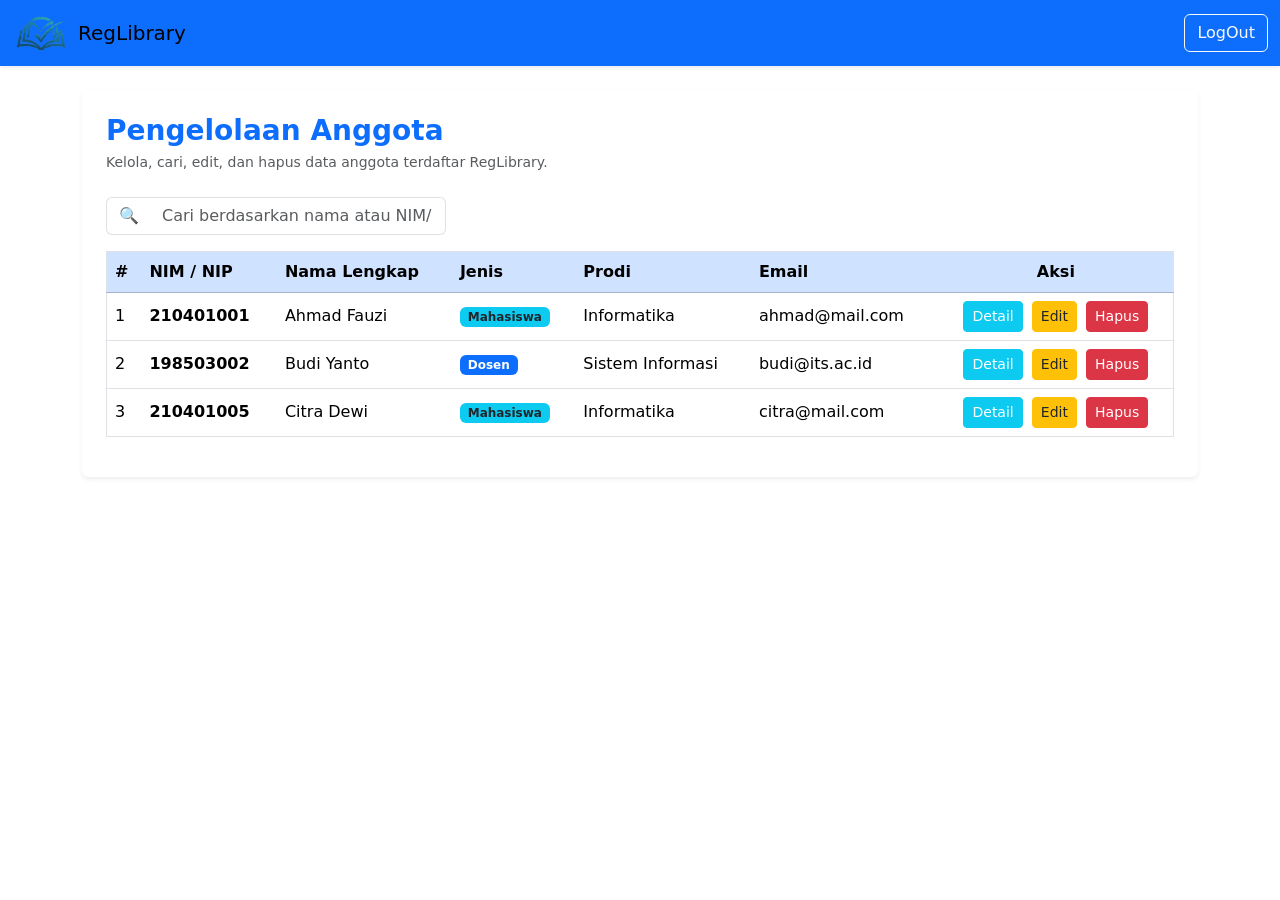
<file: UTS/login.html>
<!DOCTYPE html>
<html lang="en">
<head>
    <meta charset="UTF-8">
    <meta name="viewport" content="width=device-width, initial-scale=1.0">
    <link href="https://cdn.jsdelivr.net/npm/bootstrap@5.2.3/dist/css/bootstrap.min.css" rel="stylesheet" integrity="sha384-rbsA2VBKQhggwzxH7pPCaAqO46MgnOM80zW1RWuH61DGLwZJEdK2Kadq2F9CUG65" crossorigin="anonymous">
    <link rel="stylesheet" href="style.css">
    <title>Perpustakaan</title>
</head>
<body>
    <!-- NAVBAR -->
    <nav class="navbar navbar-expand-lg navbar-light bg-primary shadow-sm mb-4">
        <div class="container-fluid">
            
            <!-- LOGO & BRAND -->
            <a class="navbar-brand d-flex align-items-center gap-2" href="#">
                <img src="asset/9e172786-15e5-4756-89f0-01babed62a3c.png" width="58" height="40" alt="Logo RegLibrary">
                <span>RegLibrary</span>
            </a>

            <!-- TOMBOL TOGGLER (Untuk Layar HP) -->
            <button class="navbar-toggler" type="button" data-bs-toggle="collapse" data-bs-target="#navbarSupportedContent" aria-controls="navbarSupportedContent" aria-expanded="false" aria-label="Toggle navigation">
                <span class="navbar-toggler-icon"></span>
            </button>

            <!-- MENU NAVBAR -->
            <div class="collapse navbar-collapse" id="navbarSupportedContent">
                <!-- mx-auto menempatkan posisi menu persis di tengah -->
                <ul class="navbar-nav mx-auto mb-2 mb-lg-0">
                    <!-- <li class="nav-item">
                        <a class="nav-link" href="index.html">Beranda</a>
                    </li>
                    <li class="nav-item">
                        <a class="nav-link" href="#">Tentang</a>
                    </li>        
                    <li class="nav-item">
                        <a class="nav-link" href="#">Layanan</a>
                    </li>
                    <li class="nav-item">
                        <a class="nav-link active" aria-current="page" href="#">Pendaftaran</a>
                    </li> -->
                </ul>

                <!-- FORM LOGIN -->
                <form class="d-flex" action="index.html" method="GET">
                    <button class="btn btn-outline-light" type="submit">LogOut</button>
                </form>
            </div>

        </div>
    </nav>

    <div class="container">
    <div class="card shadow-sm border-0">
        <div class="card-body p-4">
            
            <!-- HEADER & TOMBOL TAMBAH DUMMY -->
            <div class="d-flex flex-column flex-md-row justify-content-between align-items-md-center gap-3 mb-4">
                <div>
                    <h3 class="fw-bold text-primary mb-1">Pengelolaan Anggota</h3>
                    <p class="text-muted small mb-0">Kelola, cari, edit, dan hapus data anggota terdaftar RegLibrary.</p>
                </div>                
            </div>

            <!-- ALERT NOTIFIKASI -->
            <div id="alertContainer"></div>

            <!-- FITUR PENCARIAN -->
            <div class="row mb-3">
                <div class="col-md-6 col-lg-4">
                    <div class="input-group">
                        <span class="input-group-text bg-white border-end-0">🔍</span>
                        <input type="text" id="searchInput" class="form-control border-start-0" placeholder="Cari berdasarkan nama atau NIM/NIP...">
                    </div>
                </div>
            </div>

            <!-- TABEL DAFTAR ANGGOTA -->
            <div class="table-responsive">
                <table class="table table-hover align-middle border">
                    <thead class="table-primary">
                        <tr>
                            <th>#</th>
                            <th>NIM / NIP</th>
                            <th>Nama Lengkap</th>
                            <th>Jenis</th>
                            <th>Prodi</th>
                            <th>Email</th>
                            <th class="text-center">Aksi</th>
                        </tr>
                    </thead>
                    <tbody id="tabelAnggotaBody">
                        <!-- Data diisi secara dinamis lewat JavaScript -->
                    </tbody>
                </table>
            </div>

        </div>
    </div>
</div>

<!-- 1. MODAL DETAIL ANGGOTA -->
<div class="modal fade" id="modalDetail" tabindex="-1" aria-hidden="true">
    <div class="modal-dialog modal-dialog-centered">
        <div class="modal-content">
            <div class="modal-header bg-primary text-white">
                <h5 class="modal-title fw-bold">Detail Anggota</h5>
                <button type="button" class="btn-close btn-close-white" data-bs-dismiss="modal" aria-label="Close"></button>
            </div>
            <div class="modal-body">
                <ul class="list-group list-group-flush" id="detailContent">
                    <!-- Ditampilkan via JS -->
                </ul>
            </div>
            <div class="modal-footer">
                <button type="button" class="btn btn-secondary" data-bs-dismiss="modal">Tutup</button>
            </div>
        </div>
    </div>
</div>

<!-- 2. MODAL EDIT ANGGOTA -->
<div class="modal fade" id="modalEdit" tabindex="-1" aria-hidden="true">
    <div class="modal-dialog modal-dialog-centered">
        <div class="modal-content">
            <div class="modal-header">
                <h5 class="modal-title fw-bold">Edit Data Anggota</h5>
                <button type="button" class="btn-close" data-bs-dismiss="modal" aria-label="Close"></button>
            </div>
            <div class="modal-body">
                <form id="formEdit">
                    <input type="hidden" id="editIndex">
                    <div class="mb-3">
                        <label class="form-label fw-semibold">NIM / NIP</label>
                        <input type="text" id="editNim" class="form-control" readonly>
                        <small class="text-muted">NIM/NIP bersifat unik dan tidak dapat diubah.</small>
                    </div>
                    <div class="mb-3">
                        <label class="form-label fw-semibold">Nama Lengkap *</label>
                        <input type="text" id="editNama" class="form-control" required>
                    </div>
                    <div class="mb-3">
                        <label class="form-label fw-semibold">Jenis Keanggotaan *</label>
                        <select id="editJenis" class="form-select" required>
                            <option value="Mahasiswa">Mahasiswa</option>
                            <option value="Dosen">Dosen</option>
                            <option value="Tenaga Kependidikan">Tenaga Kependidikan</option>
                        </select>
                    </div>
                    <div class="mb-3">
                        <label class="form-label fw-semibold">Program Studi *</label>
                        <input type="text" id="editProdi" class="form-control" required>
                    </div>
                    <div class="mb-3">
                        <label class="form-label fw-semibold">Email *</label>
                        <input type="email" id="editEmail" class="form-control" required>
                    </div>
                    <div class="mb-3">
                        <label class="form-label fw-semibold">Nomor Telepon *</label>
                        <input type="tel" id="editTelp" class="form-control" required>
                    </div>
                    <div class="mb-3">
                        <label class="form-label fw-semibold">Alamat *</label>
                        <textarea id="editAlamat" class="form-control" rows="2" required></textarea>
                    </div>
                    <div class="text-end">
                        <button type="button" class="btn btn-light me-2" data-bs-dismiss="modal">Batal</button>
                        <button type="submit" class="btn btn-primary">Simpan Perubahan</button>
                    </div>
                </form>
            </div>
        </div>
    </div>
</div>

<!-- 3. MODAL KONFIRMASI HAPUS -->
<div class="modal fade" id="modalHapus" tabindex="-1" aria-hidden="true">
    <div class="modal-dialog modal-dialog-centered modal-sm">
        <div class="modal-content">
            <div class="modal-header bg-danger text-white">
                <h5 class="modal-title fw-bold">Konfirmasi Hapus</h5>
                <button type="button" class="btn-close btn-close-white" data-bs-dismiss="modal" aria-label="Close"></button>
            </div>
            <div class="modal-body text-center py-4">
                <p class="mb-1">Apakah Anda yakin ingin menghapus data anggota ini?</p>
                <strong id="hapusNamaText" class="text-danger"></strong>
            </div>
            <div class="modal-footer justify-content-center">
                <button type="button" class="btn btn-light" data-bs-dismiss="modal">Batal</button>
                <button type="button" id="btnProsesHapus" class="btn btn-danger">Ya, Hapus</button>
            </div>
        </div>
    </div>
</div>












<!-- Bootstrap 5 JS Bundle -->
<script src="https://cdn.jsdelivr.net/npm/bootstrap@5.2.3/dist/js/bootstrap.bundle.min.js"></script>

<!-- JAVASCRIPT LOGIC -->
<script>
    const STORAGE_KEY = 'REG_LIBRARY_ANGGOTA';
    let dataAnggota = [];
    let indexHapusTarget = null;

    // Inisialisasi Instance Modal Bootstrap
    const modalDetailBs = new bootstrap.Modal(document.getElementById('modalDetail'));
    const modalEditBs = new bootstrap.Modal(document.getElementById('modalEdit'));
    const modalHapusBs = new bootstrap.Modal(document.getElementById('modalHapus'));

    // 1. MUAT DATA DARI LOCALSTORAGE / INITIAL DUMMY DATA
    document.addEventListener('DOMContentLoaded', function () {
        loadDataFromStorage();
        renderTable(dataAnggota);
    });

    function loadDataFromStorage() {
        const stored = localStorage.getItem(STORAGE_KEY);
        if (stored) {
            dataAnggota = JSON.parse(stored);
        } else {
            // Data dummy bawaan jika localStorage masih kosong
            dataAnggota = [
                { nomorInduk: '210401001', nama: 'Ahmad Fauzi', jenis: 'Mahasiswa', prodi: 'Informatika', email: 'ahmad@mail.com', telp: '081234567890', alamat: 'Jl. Mawar No. 12' },
                { nomorInduk: '198503002', nama: 'Budi Yanto', jenis: 'Dosen', prodi: 'Sistem Informasi', email: 'budi@its.ac.id', telp: '081987654321', alamat: 'Jl. Anggrek No. 45' },
                { nomorInduk: '210401005', nama: 'Citra Dewi', jenis: 'Mahasiswa', prodi: 'Informatika', email: 'citra@mail.com', telp: '085678901234', alamat: 'Jl. Melati No. 8' }
            ];
            saveDataToStorage();
        }
    }

    function saveDataToStorage() {
        localStorage.setItem(STORAGE_KEY, JSON.stringify(dataAnggota));
    }

    // 2. RENDER TABEL & PENCARIAN
    function renderTable(listData) {
        const tabelBody = document.getElementById('tabelAnggotaBody');
        tabelBody.innerHTML = '';

        if (listData.length === 0) {
            tabelBody.innerHTML = `
                <tr>
                    <td colspan="7" class="text-center text-muted py-4">Data anggota tidak ditemukan.</td>
                </tr>`;
            return;
        }

        listData.forEach((item, index) => {
            // Menemukan index asli pada dataAnggota
            const realIndex = dataAnggota.findIndex(a => a.nomorInduk === item.nomorInduk);

            let badgeColor = 'bg-secondary';
            if (item.jenis === 'Mahasiswa') badgeColor = 'bg-info text-dark';
            if (item.jenis === 'Dosen') badgeColor = 'bg-primary';
            if (item.jenis === 'Tenaga Kependidikan') badgeColor = 'bg-warning text-dark';

            const tr = document.createElement('tr');
            tr.innerHTML = `
                <td>${index + 1}</td>
                <td><strong>${item.nomorInduk}</strong></td>
                <td>${item.nama}</td>
                <td><span class="badge ${badgeColor}">${item.jenis}</span></td>
                <td>${item.prodi}</td>
                <td>${item.email}</td>
                <td class="text-center">
                    <button class="btn btn-sm btn-info text-white me-1" onclick="bukaDetail(${realIndex})">Detail</button>
                    <button class="btn btn-sm btn-warning text-dark me-1" onclick="bukaEdit(${realIndex})">Edit</button>
                    <button class="btn btn-sm btn-danger" onclick="konfirmasiHapus(${realIndex})">Hapus</button>
                </td>
            `;
            tabelBody.appendChild(tr);
        });
    }

    // Filter Pencarian (Nama / NIM / NIP)
    document.getElementById('searchInput').addEventListener('input', function (e) {
        const keyword = e.target.value.toLowerCase().trim();
        const hasilFilter = dataAnggota.filter(item => 
            item.nama.toLowerCase().includes(keyword) || 
            item.nomorInduk.toLowerCase().includes(keyword)
        );
        renderTable(hasilFilter);
    });

    // 3. FITUR DETAIL ANGGOTA
    function bukaDetail(index) {
        const item = dataAnggota[index];
        const detailContent = document.getElementById('detailContent');
        
        detailContent.innerHTML = `
            <li class="list-group-item"><strong>NIM / NIP:</strong> ${item.nomorInduk}</li>
            <li class="list-group-item"><strong>Nama Lengkap:</strong> ${item.nama}</li>
            <li class="list-group-item"><strong>Jenis Keanggotaan:</strong> ${item.jenis}</li>
            <li class="list-group-item"><strong>Program Studi:</strong> ${item.prodi}</li>
            <li class="list-group-item"><strong>Email:</strong> ${item.email}</li>
            <li class="list-group-item"><strong>No. Telepon:</strong> ${item.telp}</li>
            <li class="list-group-item"><strong>Alamat:</strong> ${item.alamat}</li>
        `;
        
        modalDetailBs.show();
    }

    // 4. FITUR EDIT ANGGOTA
    function bukaEdit(index) {
        const item = dataAnggota[index];
        document.getElementById('editIndex').value = index;
        document.getElementById('editNim').value = item.nomorInduk;
        document.getElementById('editNama').value = item.nama;
        document.getElementById('editJenis').value = item.jenis;
        document.getElementById('editProdi').value = item.prodi;
        document.getElementById('editEmail').value = item.email;
        document.getElementById('editTelp').value = item.telp;
        document.getElementById('editAlamat').value = item.alamat;

        modalEditBs.show();
    }

    document.getElementById('formEdit').addEventListener('submit', function (e) {
        e.preventDefault();
        const index = document.getElementById('editIndex').value;

        // Update objek di array
        dataAnggota[index].nama = document.getElementById('editNama').value.trim();
        dataAnggota[index].jenis = document.getElementById('editJenis').value;
        dataAnggota[index].prodi = document.getElementById('editProdi').value.trim();
        dataAnggota[index].email = document.getElementById('editEmail').value.trim();
        dataAnggota[index].telp = document.getElementById('editTelp').value.trim();
        dataAnggota[index].alamat = document.getElementById('editAlamat').value.trim();

        saveDataToStorage();
        renderTable(dataAnggota);
        modalEditBs.hide();
        tampilkanAlert('success', `Data anggota <b>${dataAnggota[index].nama}</b> berhasil diperbarui.`);
    });

    // 5. FITUR HAPUS DENGAN KONFIRMASI
    function konfirmasiHapus(index) {
        indexHapusTarget = index;
        document.getElementById('hapusNamaText').textContent = `${dataAnggota[index].nama} (${dataAnggota[index].nomorInduk})`;
        modalHapusBs.show();
    }

    document.getElementById('btnProsesHapus').addEventListener('click', function () {
        if (indexHapusTarget !== null) {
            const namaDihapus = dataAnggota[indexHapusTarget].nama;
            dataAnggota.splice(indexHapusTarget, 1);
            
            saveDataToStorage();
            renderTable(dataAnggota);
            modalHapusBs.hide();
            
            tampilkanAlert('success', `Data anggota <b>${namaDihapus}</b> berhasil dihapus.`);
            indexHapusTarget = null;
        }
    });

    // 6. HELPER NOTIFIKASI ALERT
    function tampilkanAlert(type, message) {
        const container = document.getElementById('alertContainer');
        container.innerHTML = `
            <div class="alert alert-${type} alert-dismissible fade show" role="alert">
                ${message}
                <button type="button" class="btn-close" data-bs-dismiss="alert" aria-label="Close"></button>
            </div>
        `;
    }

    // Helper Reset Data ke Dummy
    function resetDataDummy() {
        localStorage.removeItem(STORAGE_KEY);
        loadDataFromStorage();
        renderTable(dataAnggota);
        tampilkanAlert('info', 'Data berhasil direset ke data awal.');
    }
</script>
    
</body>
</html>
</file>
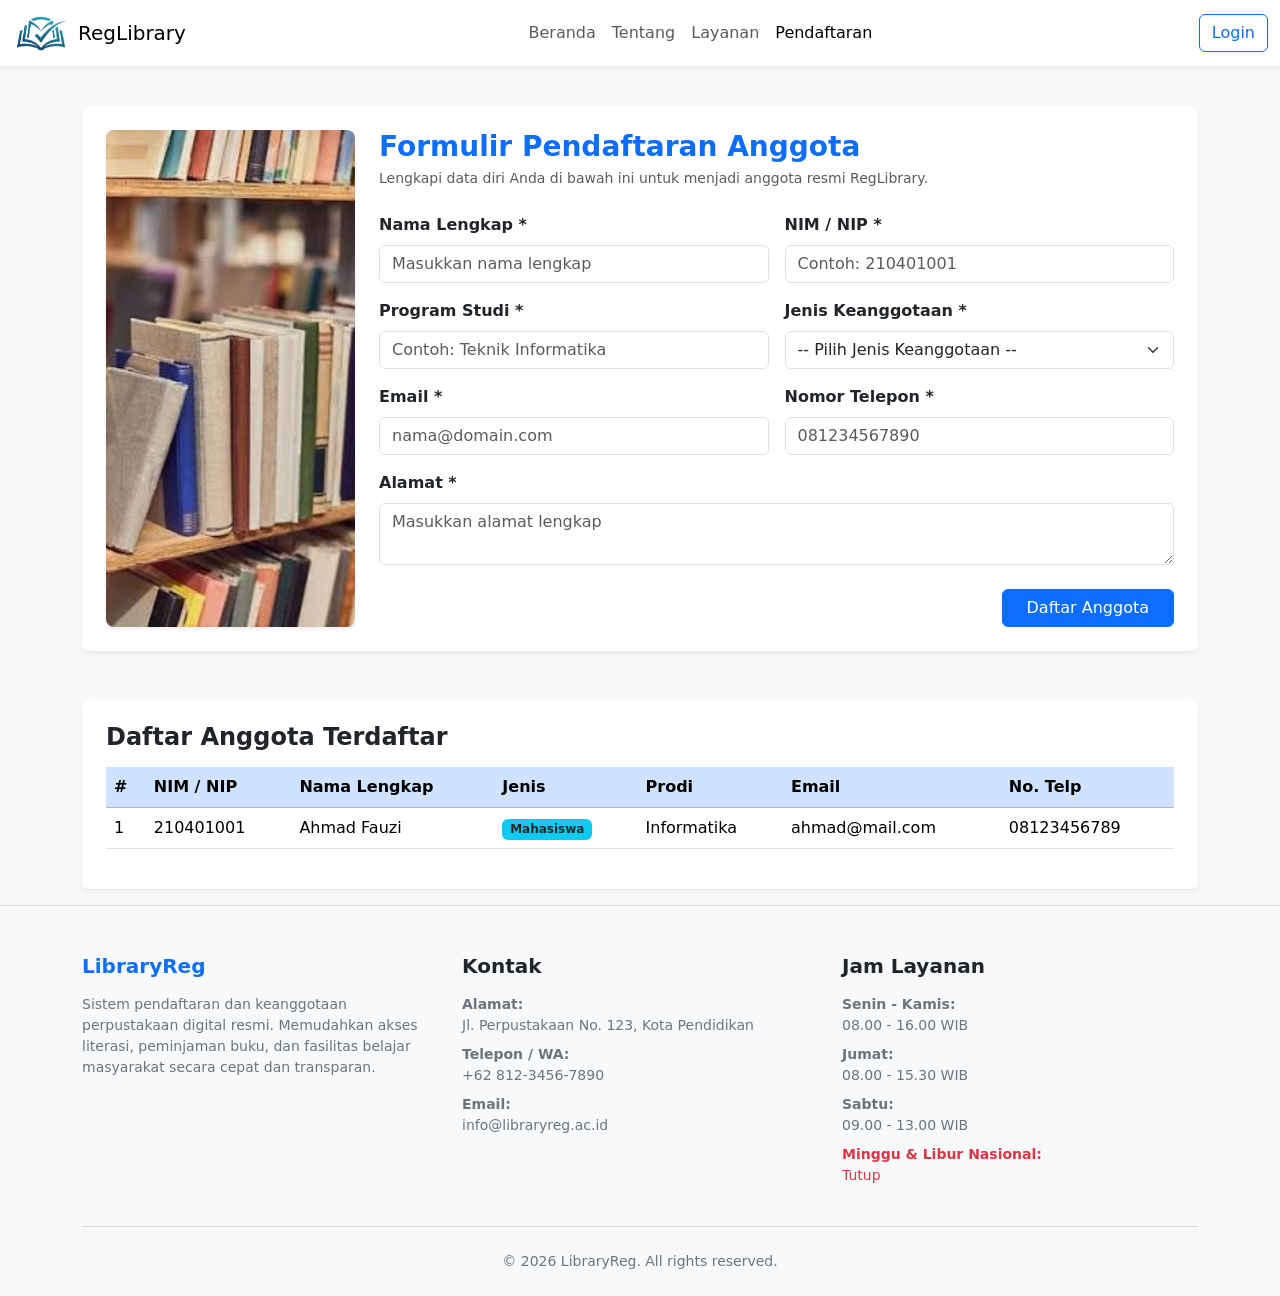
<file: UTS/pendaftaran.html>
<!DOCTYPE html>
<html lang="id">
<head>
    <meta charset="UTF-8">
    <meta name="viewport" content="width=device-width, initial-scale=1.0">
    <link href="https://cdn.jsdelivr.net/npm/bootstrap@5.2.3/dist/css/bootstrap.min.css" rel="stylesheet" integrity="sha384-rbsA2VBKQhggwzxH7pPCaAqO46MgnOM80zW1RWuH61DGLwZJEdK2Kadq2F9CUG65" crossorigin="anonymous">
    <title>Pendaftaran Anggota - RegLibrary</title>
        
    <link rel="stylesheet" href="style.css">
</head>
<body class="bg-light">

    <!-- NAVBAR -->
    <nav class="navbar navbar-expand-lg navbar-light bg-white shadow-sm mb-4">
        <div class="container-fluid">
            
            <!-- LOGO & BRAND -->
            <a class="navbar-brand d-flex align-items-center gap-2" href="#">
                <img src="asset/9e172786-15e5-4756-89f0-01babed62a3c.png" width="58" height="40" alt="Logo RegLibrary">
                <span>RegLibrary</span>
            </a>

            <!-- TOMBOL TOGGLER (Untuk Layar HP) -->
            <button class="navbar-toggler" type="button" data-bs-toggle="collapse" data-bs-target="#navbarSupportedContent" aria-controls="navbarSupportedContent" aria-expanded="false" aria-label="Toggle navigation">
                <span class="navbar-toggler-icon"></span>
            </button>

            <!-- MENU NAVBAR -->
            <div class="collapse navbar-collapse" id="navbarSupportedContent">
                <!-- mx-auto menempatkan posisi menu persis di tengah -->
                <ul class="navbar-nav mx-auto mb-2 mb-lg-0">
                    <li class="nav-item">
                        <a class="nav-link" href="index.html">Beranda</a>
                    </li>
                    <li class="nav-item">
                        <a class="nav-link" href="#">Tentang</a>
                    </li>        
                    <li class="nav-item">
                        <a class="nav-link" href="#">Layanan</a>
                    </li>
                    <li class="nav-item">
                        <a class="nav-link active" aria-current="page" href="#">Pendaftaran</a>
                    </li>
                </ul>

                <!-- FORM LOGIN -->
                <button class="btn btn-outline-primary" type="button" data-bs-toggle="modal" data-bs-target="#modalLogin">Login</button>
            </div>

        </div>
    </nav>

    <!-- KONTEN UTAMA -->
    <div class="container py-3">
        <div class="card shadow-sm border-0">
            <div class="card-body p-4">
                <div class="row g-4">
                    
                    <!-- KOLOM KIRI (3 Grid): Gambar Panjang -->
                    <div class="col-md-3">
                        <img src="asset/perpustakaan.jpg" 
                             alt="Perpustakaan" 
                             class="side-image shadow-sm">
                    </div>

                    <!-- KOLOM KANAN (9 Grid): Formulir Pendaftaran -->
                    <div class="col-md-9">
                        <h3 class="fw-bold text-primary mb-1">Formulir Pendaftaran Anggota</h3>
                        <p class="text-muted small mb-4">Lengkapi data diri Anda di bawah ini untuk menjadi anggota resmi RegLibrary.</p>

                        <!-- Alert Notifikasi Berhasil / Gagal -->
                        <div id="alertContainer"></div>

                        <form id="formPendaftaran" class="needs-validation" novalidate>
                            <div class="row g-3">
                                
                                <!-- Nama Lengkap -->
                                <div class="col-md-6">
                                    <label for="namaLengkap" class="form-label fw-semibold">Nama Lengkap *</label>
                                    <input type="text" class="form-control" id="namaLengkap" placeholder="Masukkan nama lengkap" required>
                                    <div class="invalid-feedback">Nama lengkap wajib diisi.</div>
                                </div>

                                <!-- NIM / NIP -->
                                <div class="col-md-6">
                                    <label for="nomorInduk" class="form-label fw-semibold">NIM / NIP *</label>
                                    <input type="text" class="form-control" id="nomorInduk" placeholder="Contoh: 210401001" required>
                                    <div class="invalid-feedback" id="feedbackNomorInduk">NIM/NIP wajib diisi.</div>
                                </div>

                                <!-- Program Studi -->
                                <div class="col-md-6">
                                    <label for="prodi" class="form-label fw-semibold">Program Studi *</label>
                                    <input type="text" class="form-control" id="prodi" placeholder="Contoh: Teknik Informatika" required>
                                    <div class="invalid-feedback">Program studi wajib diisi.</div>
                                </div>

                                <!-- Jenis Keanggotaan -->
                                <div class="col-md-6">
                                    <label for="jenisAnggota" class="form-label fw-semibold">Jenis Keanggotaan *</label>
                                    <select class="form-select" id="jenisAnggota" required>
                                        <option value="" selected disabled>-- Pilih Jenis Keanggotaan --</option>
                                        <option value="Mahasiswa">Mahasiswa</option>
                                        <option value="Dosen">Dosen</option>
                                        <option value="Tenaga Kependidikan">Tenaga Kependidikan</option>
                                    </select>
                                    <div class="invalid-feedback">Silakan pilih jenis keanggotaan.</div>
                                </div>

                                <!-- Email -->
                                <div class="col-md-6">
                                    <label for="email" class="form-label fw-semibold">Email *</label>
                                    <input type="email" class="form-control" id="email" placeholder="nama@domain.com" required>
                                    <div class="invalid-feedback">Format email tidak valid (contoh: user@mail.com).</div>
                                </div>

                                <!-- Nomor Telepon -->
                                <div class="col-md-6">
                                    <label for="noTelp" class="form-label fw-semibold">Nomor Telepon *</label>
                                    <input type="tel" class="form-control" id="noTelp" placeholder="081234567890" pattern="[0-9]{9,15}" required>
                                    <div class="invalid-feedback">Nomor telepon wajib diisi (minimal 9 digit angka).</div>
                                </div>

                                <!-- Alamat -->
                                <div class="col-12">
                                    <label for="alamat" class="form-label fw-semibold">Alamat *</label>
                                    <textarea class="form-control" id="alamat" rows="2" placeholder="Masukkan alamat lengkap" required></textarea>
                                    <div class="invalid-feedback">Alamat tempat tinggal wajib diisi.</div>
                                </div>

                                <!-- Tombol Submit -->
                                <div class="col-12 mt-4 text-end">                                    
                                    <button type="submit" class="btn btn-primary px-4">Daftar Anggota</button>
                                </div>

                            </div>
                        </form>
                    </div>

                </div>
            </div>
        </div>

        <!-- TABEL DAFTAR ANGGOTA (FRONT-END STORAGE) -->
        <div class="card shadow-sm border-0 mt-5">
            <div class="card-body p-4">
                <h4 class="fw-bold text-dark mb-3">Daftar Anggota Terdaftar</h4>
                <div class="table-responsive">
                    <table class="table table-hover align-middle">
                        <thead class="table-primary">
                            <tr>
                                <th>#</th>
                                <th>NIM / NIP</th>
                                <th>Nama Lengkap</th>
                                <th>Jenis</th>
                                <th>Prodi</th>
                                <th>Email</th>
                                <th>No. Telp</th>
                            </tr>
                        </thead>
                        <tbody id="tabelAnggotaBody">
                            <!-- Data dummy awal -->
                            <tr>
                                <td>1</td>
                                <td>210401001</td>
                                <td>Ahmad Fauzi</td>
                                <td><span class="badge bg-info text-dark">Mahasiswa</span></td>
                                <td>Informatika</td>
                                <td>ahmad@mail.com</td>
                                <td>08123456789</td>
                            </tr>
                        </tbody>
                    </table>
                </div>
            </div>
        </div>
    </div>

    <!-- Bootstrap 5 JS -->
    <script src="https://cdn.jsdelivr.net/npm/bootstrap@5.2.3/dist/js/bootstrap.bundle.min.js"></script>

    <!-- Script Logic Validasi & Penambahan Data -->
    <script>
        const dataAnggota = [
            { nomorInduk: '210401001', nama: 'Ahmad Fauzi', prodi: 'Informatika', jenis: 'Mahasiswa', email: 'ahmad@mail.com', telp: '08123456789' }
        ];

        const form = document.getElementById('formPendaftaran');
        const inputNomorInduk = document.getElementById('nomorInduk');
        const feedbackNomorInduk = document.getElementById('feedbackNomorInduk');
        const alertContainer = document.getElementById('alertContainer');
        const tabelBody = document.getElementById('tabelAnggotaBody');

        form.addEventListener('submit', function (event) {
            event.preventDefault();
            event.stopPropagation();

            const nimNipVal = inputNomorInduk.value.trim();
            
            // Check Keunikan Nomor Induk (NIM/NIP)
            const isDuplicate = dataAnggota.some(item => item.nomorInduk === nimNipVal);

            if (isDuplicate) {
                inputNomorInduk.setCustomValidity('Duplikat');
                feedbackNomorInduk.textContent = 'NIM/NIP ini sudah terdaftar!';
            } else {
                inputNomorInduk.setCustomValidity('');
                feedbackNomorInduk.textContent = 'NIM/NIP wajib diisi.';
            }

            if (form.checkValidity()) {
                const baru = {
                    nomorInduk: nimNipVal,
                    nama: document.getElementById('namaLengkap').value.trim(),
                    prodi: document.getElementById('prodi').value.trim(),
                    jenis: document.getElementById('jenisAnggota').value,
                    email: document.getElementById('email').value.trim(),
                    telp: document.getElementById('noTelp').value.trim(),
                    alamat: document.getElementById('alamat').value.trim()
                };

                dataAnggota.push(baru);
                tambahBarisTabel(baru);

                alertContainer.innerHTML = `
                    <div class="alert alert-success alert-dismissible fade show" role="alert">
                        <strong>Berhasil!</strong> Anggota atas nama <b>${baru.nama}</b> berhasil ditambahkan.
                        <button type="button" class="btn-close" data-bs-dismiss="alert" aria-label="Close"></button>
                    </div>
                `;

                form.reset();
                form.classList.remove('was-validated');
            } else {
                form.classList.add('was-validated');
            }
        }, false);

        inputNomorInduk.addEventListener('input', function() {
            inputNomorInduk.setCustomValidity('');
        });

        function tambahBarisTabel(item) {
            const rowCount = tabelBody.children.length + 1;
            const tr = document.createElement('tr');
            
            let badgeColor = 'bg-secondary';
            if(item.jenis === 'Mahasiswa') badgeColor = 'bg-info text-dark';
            if(item.jenis === 'Dosen') badgeColor = 'bg-primary';
            if(item.jenis === 'Tenaga Kependidikan') badgeColor = 'bg-warning text-dark';

            tr.innerHTML = `
                <td>${rowCount}</td>
                <td><strong>${item.nomorInduk}</strong></td>
                <td>${item.nama}</td>
                <td><span class="badge ${badgeColor}">${item.jenis}</span></td>
                <td>${item.prodi}</td>
                <td>${item.email}</td>
                <td>${item.telp}</td>
            `;
            tabelBody.appendChild(tr);
        }
    </script>


    <footer class="bg-light text-dark pt-5 pb-4 border-top">
    <div class="container">
        <div class="row g-4">
            
            <!-- KOLOM 1: LibraryReg -->
            <div class="col-md-4">
                <h5 class="fw-bold mb-3 text-primary">LibraryReg</h5>
                <p class="text-secondary small mb-3">
                    Sistem pendaftaran dan keanggotaan perpustakaan digital resmi. Memudahkan akses literasi, peminjaman buku, dan fasilitas belajar masyarakat secara cepat dan transparan.
                </p>                
            </div>

            <!-- KOLOM 2: Kontak -->
            <div class="col-md-4">
                <h5 class="fw-bold mb-3">Kontak</h5>
                <ul class="list-unstyled text-secondary small">
                    <li class="mb-2">
                        <strong>Alamat:</strong><br>
                        Jl. Perpustakaan No. 123, Kota Pendidikan
                    </li>
                    <li class="mb-2">
                        <strong>Telepon / WA:</strong><br>
                        +62 812-3456-7890
                    </li>
                    <li class="mb-2">
                        <strong>Email:</strong><br>
                        info@libraryreg.ac.id
                    </li>
                </ul>
            </div>

            <!-- KOLOM 3: Jam Layanan -->
            <div class="col-md-4">
                <h5 class="fw-bold mb-3">Jam Layanan</h5>
                <ul class="list-unstyled text-secondary small">
                    <li class="mb-2">
                        <strong>Senin - Kamis:</strong><br>
                        08.00 - 16.00 WIB
                    </li>
                    <li class="mb-2">
                        <strong>Jumat:</strong><br>
                        08.00 - 15.30 WIB
                    </li>
                    <li class="mb-2">
                        <strong>Sabtu:</strong><br>
                        09.00 - 13.00 WIB
                    </li>
                    <li class="mb-2 text-danger">
                        <strong>Minggu & Libur Nasional:</strong><br>
                        Tutup
                    </li>
                </ul>
            </div>

        </div>

        <!-- GARIS PEMBATAS & COPYRIGHT -->
        <hr class="my-4 text-secondary">
        <div class="row text-center text-secondary small">
            <div class="col">
                &copy; 2026 LibraryReg. All rights reserved.
            </div>
        </div>
    </div>
</footer>


<div class="modal fade" id="modalLogin" tabindex="-1" aria-labelledby="modalLoginLabel" aria-hidden="true">
    <div class="modal-dialog modal-dialog-centered">
        <div class="modal-content">
            <div class="modal-header">
                <h5 class="modal-title fw-bold" id="modalLoginLabel">Login Admin RegLibrary</h5>
                <button type="button" class="btn-close" data-bs-dismiss="modal" aria-label="Close"></button>
            </div>
            <div class="modal-body">
                <form id="formLogin" action="login.html" method="GET">
                    <div class="mb-3">
                        <label class="form-label fw-semibold">username</label>
                        <input type="text" id="loginNim" class="form-control" placeholder="Masukkan Username" required>
                    </div>
                    <div class="mb-3">
                        <label class="form-label fw-semibold">password</label>
                        <input type="password" id="loginEmail" class="form-control" placeholder="Masukkan Password" required>
                    </div>
                    <button type="submit" class="btn btn-primary w-100">Masuk</button>
                </form>
            </div>
        </div>
    </div>
</div>




</body>
</html>
</file>
<file: minggu 2/ya.css>
.poppins-regular {
  font-family: "Poppins", sans-serif;
  font-weight: 400;
  font-style: normal;
}

.poppins-semibold {
  font-family: "Poppins", sans-serif;
  font-weight: 600;
  font-style: normal;
}

.plus-jakarta-sans-yay {
  font-family: "Plus Jakarta Sans", sans-serif;
  font-optical-sizing: auto;
  font-weight: 700;
  font-style: normal;
}

body {
  margin: 0;
  font-family: 'Plus Jakarta Sans', sans-serif;
  font-weight: 700;
}

.navbar {
  position: sticky;
  top: 0;
  z-index: 1000;
  display: flex;
  justify-content: space-between;
  align-items: center;
  background-color: #d9d9d9;
  padding: 20px 40px;
  box-shadow: 0 2px 5px rgba(0, 0, 0, 0.05);
}

.list {
  display: flex;
  justify-content: space-evenly;
  width: 481px;
}

.list a {
  margin-right: 100px;
  position: relative;
  text-decoration: none;
  color: #125B95;
  font-size: 20px;
  padding-bottom: 12px;
  transition: color 0.3s ease;
}

.list a::after {
  content: '';
  position: absolute;
  left: 0;
  bottom: 0px;
  width: 100%;
  height: 3px;
  background-color: #EFB400;
}

.logo {
  width: 287px;
  height: 52px;
}

.logo img {
  width: 100%;
  height: 100%;
  object-fit: cover;
  object-position: center;
}

.heri {
  height: calc(100vh - 81px);
  min-height: 500px;
  background-image: url('asset/gedung.png');
  background-size: cover;
  background-repeat: no-repeat;
  display: flex;
  justify-content: center;
  align-items: center;
  text-align: center;
  position: relative;
}

.heri hero-text {
  position: relative;
  font-size: 30px;
  font-weight: 800;
  line-height: 0.5;
  padding: 0 20px;
}

.heri .biru {
  display: block;
  color: #125B95;
  text-shadow: 2px 2px 4px rgba(0, 0, 0, 0.5);
}

.heri .kuning {
  display: block;
  color: #EFB400;
  text-shadow: 2px 2px 4px rgba(0, 0, 0, 0.5);
}

.container-flex {
  display: flex;
  justify-content: center;
  align-items: flex-start;
  gap: 200px;
  max-width: 1200px;
  margin: 50px auto;
  padding: 20px;
  margin-top: 200px;
}

.sambit {
  color: #125B95;
  text-shadow: 1px 1px 2px rgba(0, 0, 0, 0.1);
  max-width: 600px;
}

.judul-sambutan {
  font-size: 42px;
  font-weight: 800;
  line-height: 1.2;
  margin-top: 0;
  margin-bottom: 30px;
  position: relative;
  padding-bottom: 12px;
}

.judul-sambutan::after {
  content: '';
  position: absolute;
  left: 0;
  bottom: 0px;
  width: 250px;
  height: 4px;
  background-color: #EFB400;
  border-radius: 2px;
}

.sambit p {
  font-size: 15px;
  font-weight: 400;
  line-height: 1.6;
  text-align: justify;
  margin: 0;
}

.wrap-foto {
  display: flex;
  flex-direction: column;
  align-items: center;
}

.gambar-kanan {
  width: 332px;
  height: 415px;
  object-fit: cover;
  border-radius: 9px;
  object-position: 55% center;
  box-shadow: 0 4px 10px rgba(0, 0, 0, 0.15);
}

.nama-kepsek {
  font-size: 22px;
  font-weight: 700;
  color: #125B95;
  margin-top: 20px;
  text-align: center;
}

.visi-misi-section {
  padding-left: 49px;
  padding-right: 49px;
  padding-top: 50px;
  padding-bottom: 120px;
  display: flex;
  flex-direction: column;
  align-items: center;
}

.vm-list {
  list-style: none;
  padding: 0;
  margin: 0;
  display: flex;
  flex-direction: column;
  align-items: center;
  gap: 69px;
  width: 100%;
}

.vm-item {
  width: 627px;
  min-height: 259px;
  border-radius: 15px;
  padding: 35px 45px;
  box-sizing: border-box;
  box-shadow: 0 4px 15px rgba(0, 0, 0, 0.08);
  display: flex;
  flex-direction: column;
  justify-content: center;
}

.vm-header {
  text-align: center;
  margin-bottom: 40px;
  position: relative;
}

.vm-header h2 {
  font-size: 40px;
  font-weight: 800;
  color: #125B95;
  margin: 0;
  padding-bottom: 10px;
}

.vm-header h2::after {
  content: '';
  position: absolute;
  left: 50%;
  transform: translateX(-50%);
  bottom: 0;
  width: 200px;
  height: 4px;
  background-color: #EFB400;
  border-radius: 2px;
}

.vm-item.visi {
  background-color: #EFB400;
  color: #125B95;
}

.vm-item.misi {
  background-color: #125B95;
  color: #EFB400;
}

.vm-item h3 {
  font-size: 28px;
  font-weight: 800;
  margin: 0 0 12px 0;
}

.vm-item p {
  font-size: 16px;
  font-weight: 700;
  line-height: 1.6;
  margin: 0;
  text-align: justify;
}

footer {
  height: 70px;
  background-color: #125B95;
  color: #EFB400;
  display: flex;
  justify-content: center;
  align-items: center;
  font-size: 14px;
  font-weight: 500;
}

.jurusan-section {
  padding: 60px 49px;
  display: flex;
  flex-direction: column;
  align-items: center;
}

.jurusan-header {
  text-align: center;
  margin-bottom: 40px;
  position: relative;
}

.jurusan-header h2 {
  font-size: 40px;
  font-weight: 800;
  color: #125B95;
  margin: 0;
  padding-bottom: 10px;
}

.jurusan-header h2::after {
  content: '';
  position: absolute;
  left: 50%;
  transform: translateX(-50%);
  bottom: 0;
  width: 250px;
  height: 4px;
  background-color: #EFB400;
  border-radius: 2px;
}

.jurusan-list {
  list-style: none;
  padding: 0;
  margin: 0 0 50px 0;
  display: grid;
  grid-template-columns: repeat(2, 1fr);
  gap: 30px;
  width: 100%;
  max-width: 1300px;
}

.jurusan-item {
  background-color: #ffffff;
  border-radius: 15px;
  padding: 30px;
  box-shadow: 0 4px 15px rgba(0, 0, 0, 0.06);
  border-left: 6px solid #125B95;
}

.jurusan-item h3 {
  font-size: 24px;
  font-weight: 800;
  color: #125B95;
  margin: 0 0 10px 0;
}

.jurusan-item p {
  font-size: 15px;
  font-weight: 700;
  color: #555;
  line-height: 1.6;
  margin: 0;
  text-align: justify;
}

.tabel-container {
  width: 100%;
  max-width: 900px;
  background-color: #ffffff;
  border-radius: 15px;
  padding: 30px;
  box-shadow: 0 4px 15px rgba(0, 0, 0, 0.06);
}

.tabel-container h3 {
  font-size: 24px;
  font-weight: 800;
  color: #125B95;
  margin: 0 0 20px 0;
  text-align: center;
}

table {
  width: 100%;
  border-collapse: collapse;
  text-align: left;
}

th,
td {
  padding: 15px 20px;
  border-bottom: 1px solid #eee;
  font-size: 15px;
  font-weight: 700;
}

th {
  background-color: #125B95;
  color: #EFB400;
}

tr:nth-child(even) {
  background-color: #f9f9f9;
}

tr:hover {
  background-color: #f1f1f1;
}

.kontak-section {
  padding: 60px 49px;
  display: flex;
  flex-direction: column;
  align-items: center;
}

.kontak-header {
  text-align: center;
  margin-bottom: 40px;
  position: relative;
}

.kontak-header h2 {
  font-size: 40px;
  font-weight: 800;
  color: #125B95;
  margin: 0;
  padding-bottom: 10px;
}

.kontak-header h2::after {
  content: '';
  position: absolute;
  left: 50%;
  transform: translateX(-50%);
  bottom: 0;
  width: 200px;
  height: 4px;
  background-color: #EFB400;
  border-radius: 2px;
}

.kontak-form-container {
  width: 100%;
  max-width: 650px;
  background-color: #ffffff;
  border-radius: 15px;
  padding: 40px;
  box-shadow: 0 4px 15px rgba(0, 0, 0, 0.06);
  box-sizing: border-box;
}

.form-group {
  margin-bottom: 25px;
  display: flex;
  flex-direction: column;
}

.form-group label {
  font-size: 16px;
  font-weight: 800;
  color: #125B95;
  margin-bottom: 8px;
}

.form-group input,
.form-group textarea {
  width: 100%;
  padding: 14px 16px;
  border: 2px solid #e0e0e0;
  border-radius: 10px;
  font-family: 'Plus Jakarta Sans', sans-serif;
  font-size: 15px;
  font-weight: 700;
  color: #333;
  box-sizing: border-box;
  outline: none;
  transition: border-color 0.3s ease;
}

.form-group input:focus,
.form-group textarea:focus {
  border-color: #125B95;
}

.form-group textarea {
  resize: vertical;
  min-height: 150px;
}

.btn-kirim {
  width: 100%;
  padding: 15px;
  background-color: #125B95;
  color: #EFB400;
  border: none;
  border-radius: 10px;
  font-family: 'Plus Jakarta Sans', sans-serif;
  font-size: 18px;
  font-weight: 800;
  cursor: pointer;
  transition: background-color 0.3s ease, transform 0.2s ease;
}

.btn-kirim:hover {
  background-color: #0d4473;
  transform: translateY(-2px);
}
</file>
<file: UTS/style.css>
.custom-navbar{
    background-color: aliceblue;
}

.hero-section {
    background-image: linear-gradient(rgba(0, 0, 0, 0.5), rgba(0, 0, 0, 0.5)), url('asset/pexels-cottonbro-6333725.jpg');
    background-size: cover;
    background-position: center;
    min-height: calc(100vh - 56px);
    display: flex;
    align-items: center;
}

.side-image {
    width: 100%;
    height: 100%;
    min-height: 480px;
    object-fit: cover;
    border-radius: 0.5rem;
}
</file>
